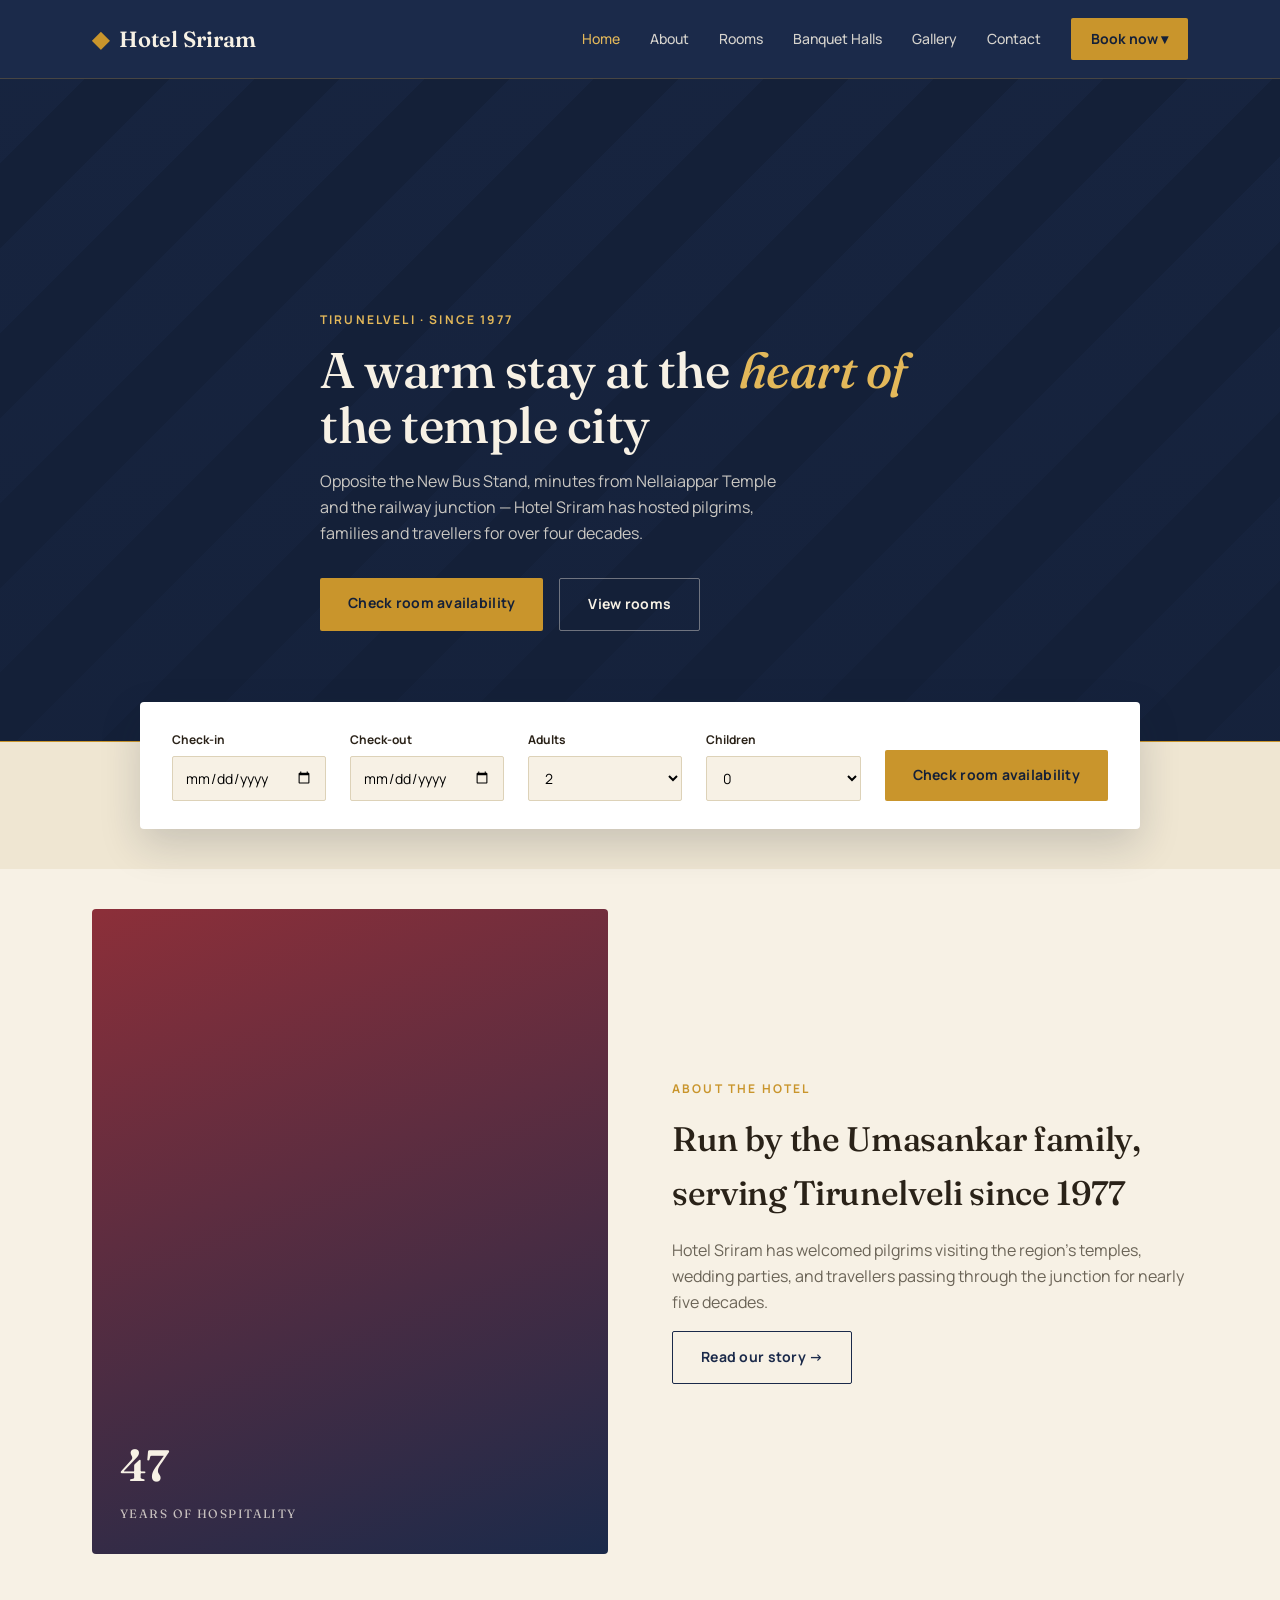
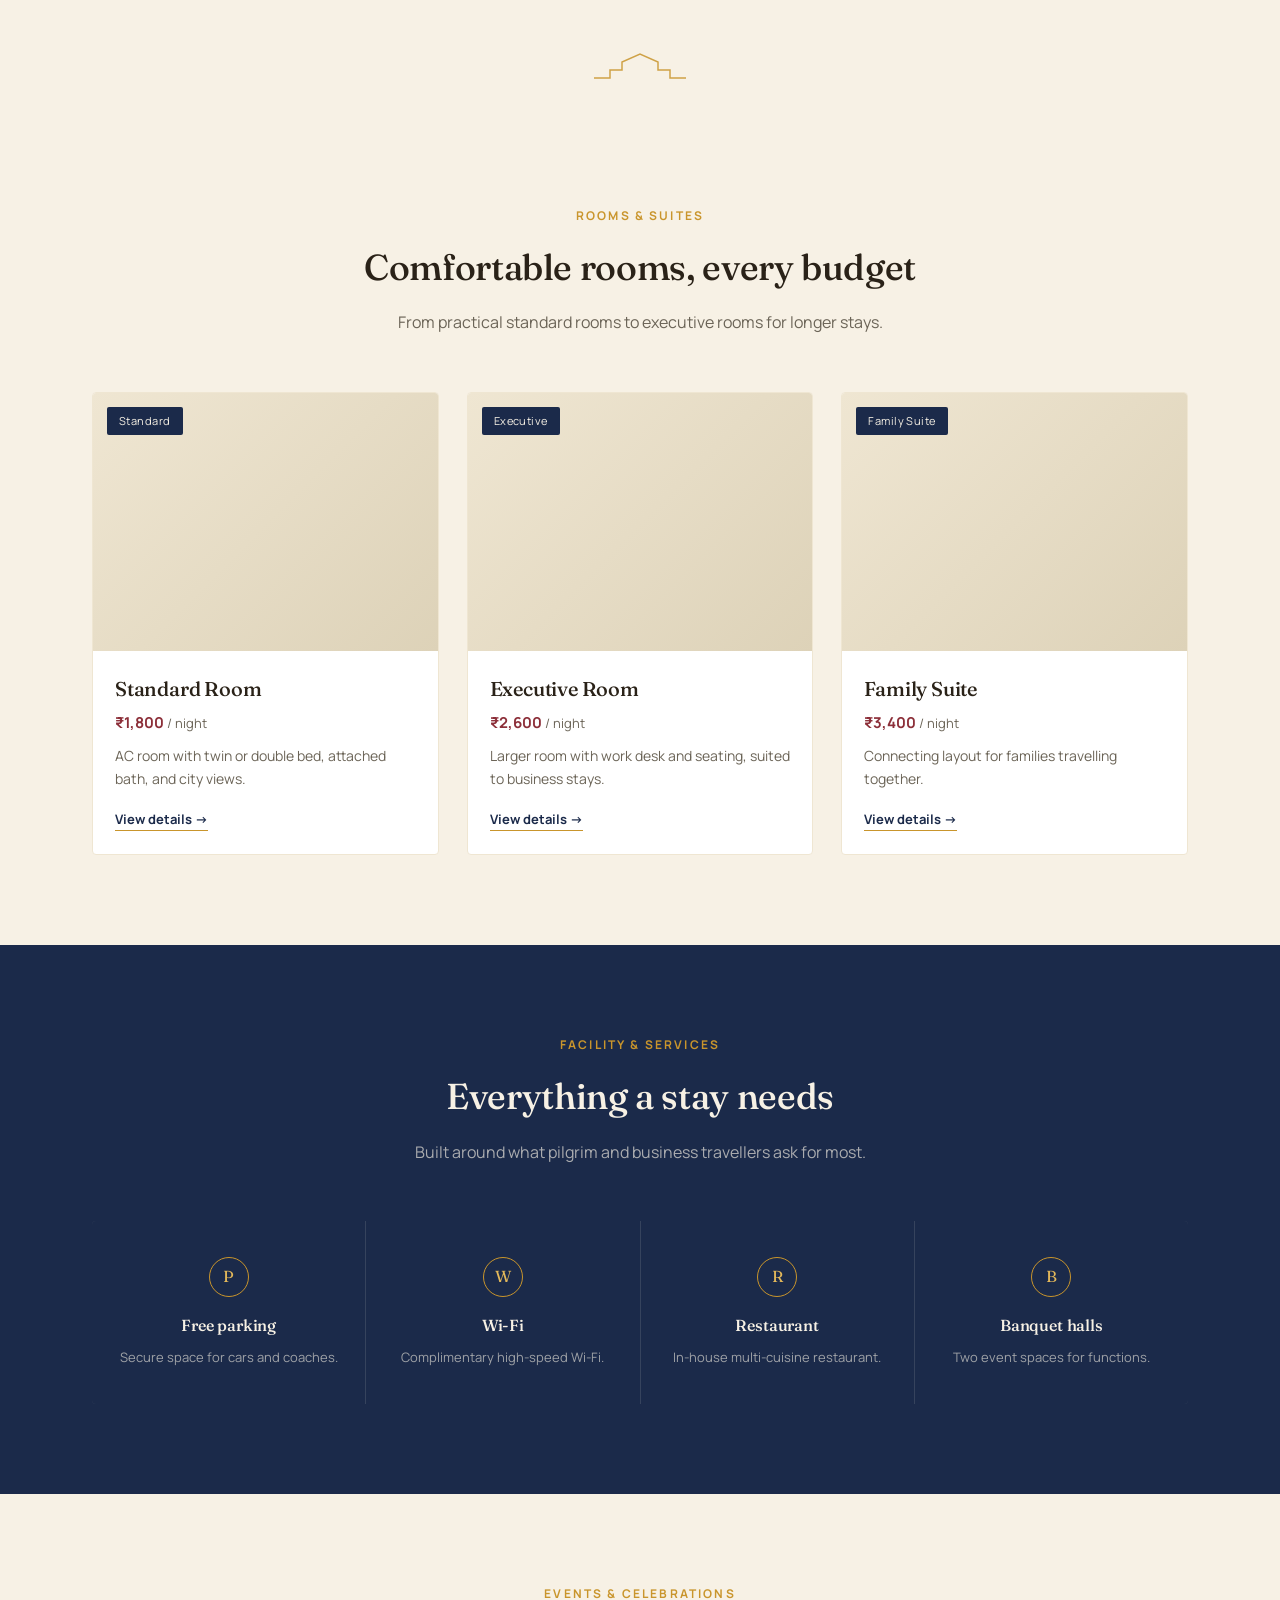
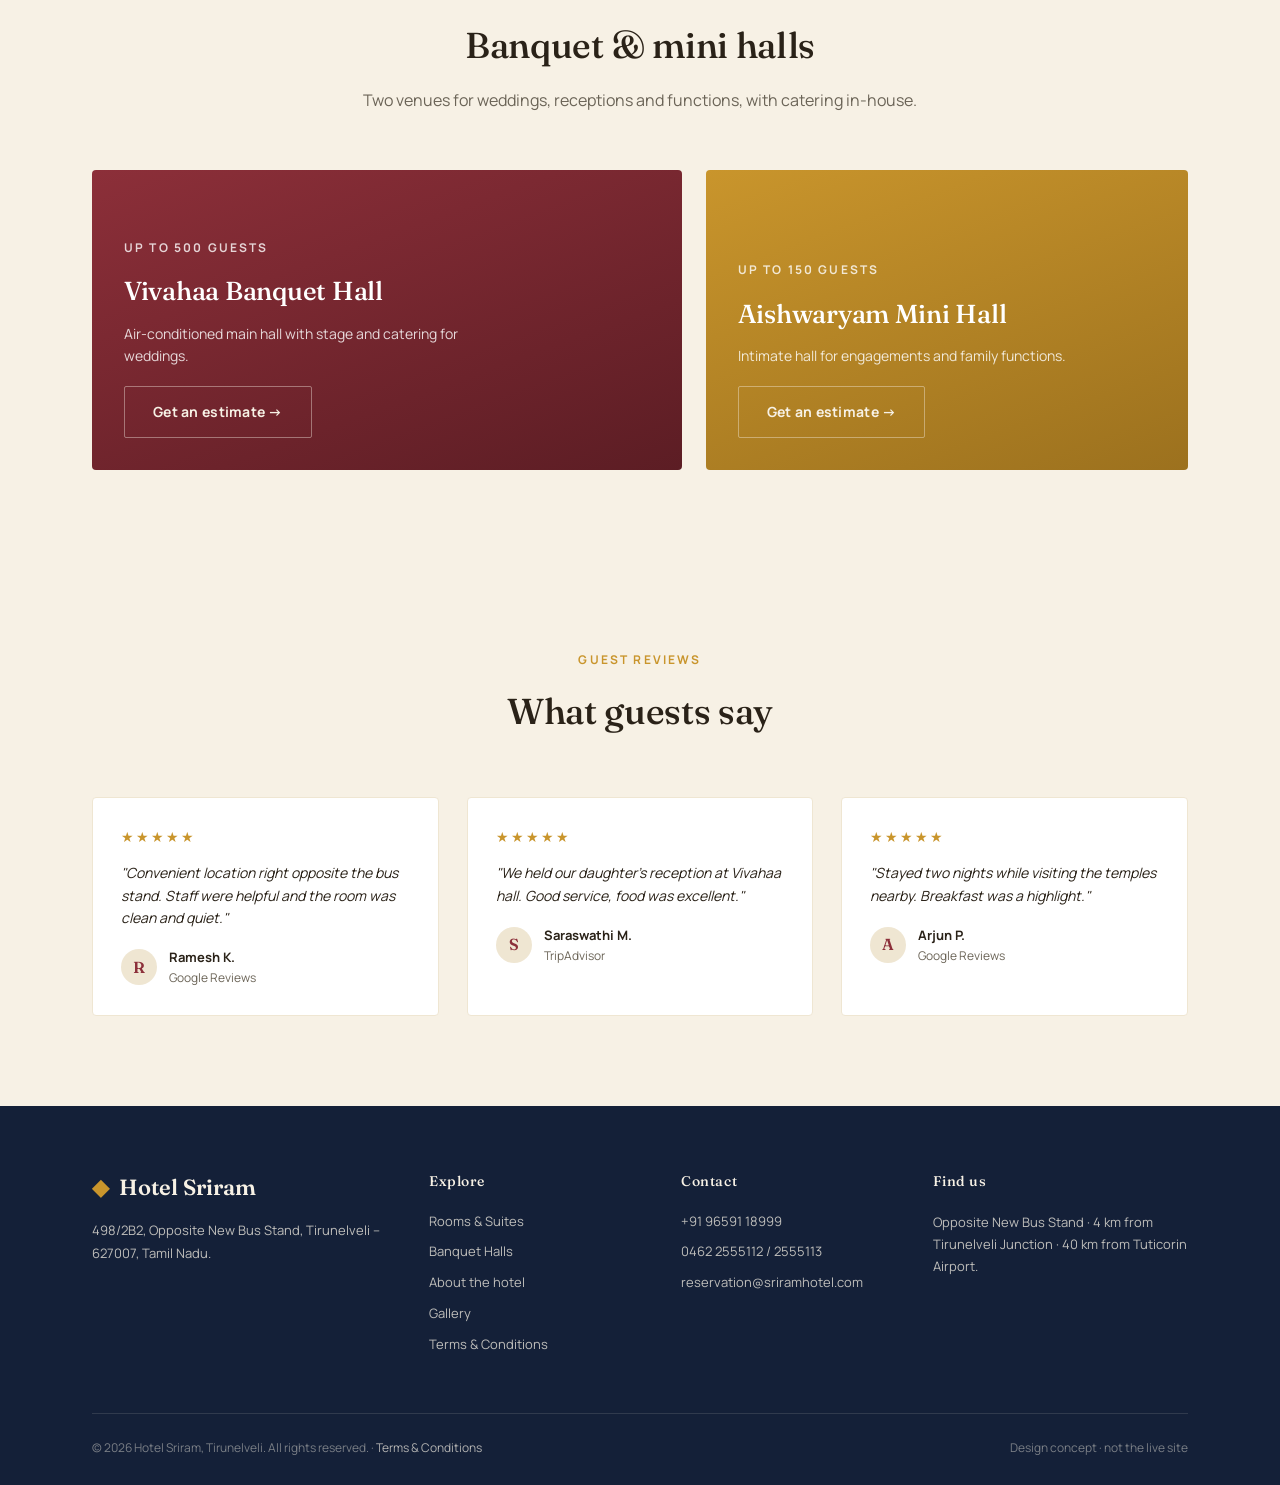
<file: index.html>
<!DOCTYPE html>
<html lang="en">
<head>
<meta charset="UTF-8">
<meta name="viewport" content="width=device-width, initial-scale=1.0">
<title>Hotel Sriram — Tirunelveli | Redesign Concept</title>
<link rel="preconnect" href="https://fonts.googleapis.com">
<link rel="preconnect" href="https://fonts.gstatic.com" crossorigin>
<link href="https://fonts.googleapis.com/css2?family=Fraunces:ital,opsz,wght@0,9..144,400;0,9..144,500;0,9..144,560;0,9..144,600;0,9..144,700;1,9..144,400;1,9..144,500&family=Manrope:wght@400;500;600;700;800&display=swap" rel="stylesheet">
<link rel="stylesheet" href="style.css">
</head>
<body>

<header>
  <div class="nav">
    <a href="index.html" class="logo"><span class="mark">&#9670;</span> Hotel Sriram</a>
    <nav class="navlinks">
      <a href="index.html" data-nav>Home</a>
      <a href="about.html" data-nav>About</a>
      <a href="rooms.html" data-nav>Rooms</a>
      <a href="banquet.html" data-nav>Banquet Halls</a>
      <a href="gallery.html" data-nav>Gallery</a>
      <a href="contact.html" data-nav>Contact</a>
      <div class="cta-dropdown" onclick="toggleCtaMenu(event)">
        <span class="cta">Book now &#9662;</span>
        <div class="cta-menu">
          <a href="contact.html#room-request"><span class="m-name">Book a room</span><span class="m-sub">Standard, executive, deluxe or suite</span></a>
          <a href="banquet.html#hall-enquiry"><span class="m-name">Book banquet hall</span><span class="m-sub">Check a date and get a cost estimate</span></a>
        </div>
      </div>
    </nav>
    <button class="navtoggle" onclick="toggleNav()">&#9776;</button>
  </div>
</header>

<section class="page-hero" style="min-height:78vh; display:flex; align-items:center; padding-bottom:0;">
  <div class="wrap">
    <span class="eyebrow" style="color:var(--brass-light);">Tirunelveli &middot; Since 1977</span>
    <h1 style="font-size:50px; max-width:640px; line-height:1.1;">A warm stay at the <em style="font-style:italic; color:var(--brass-light);">heart of</em> the temple city</h1>
    <p style="max-width:480px; margin-top:16px;">Opposite the New Bus Stand, minutes from Nellaiappar Temple and the railway junction — Hotel Sriram has hosted pilgrims, families and travellers for over four decades.</p>
    <div style="display:flex; gap:16px; margin-top:32px;">
      <a href="contact.html#room-request" class="btn btn-primary">Check room availability</a>
      <a href="rooms.html" class="btn btn-ghost">View rooms</a>
    </div>
  </div>
</section>

<div style="background:var(--ivory-2); border-top:1px solid var(--brass); margin-top:-40px; position:relative; z-index:3;">
  <div class="wrap">
    <div style="background:#fff; border-radius:4px; box-shadow:0 16px 40px rgba(20,32,56,0.18); max-width:1000px; margin:0 auto; transform:translateY(-40px); display:flex; flex-wrap:wrap; padding:28px 32px; gap:24px; align-items:flex-end;">
      <div class="field2" style="flex:1; min-width:140px; margin-bottom:0;"><label>Check-in</label><input type="date" id="qCheckin"></div>
      <div class="field2" style="flex:1; min-width:140px; margin-bottom:0;"><label>Check-out</label><input type="date" id="qCheckout"></div>
      <div class="field2" style="flex:1; min-width:120px; margin-bottom:0;"><label>Adults</label><select><option>1</option><option selected>2</option><option>3</option><option>4</option></select></div>
      <div class="field2" style="flex:1; min-width:120px; margin-bottom:0;"><label>Children</label><select><option selected>0</option><option>1</option><option>2</option></select></div>
      <a href="contact.html#room-request" class="btn btn-primary">Check room availability</a>
    </div>
  </div>
</div>

<section style="padding-top:40px;">
  <div class="wrap" style="display:grid; grid-template-columns:1fr 1fr; gap:64px; align-items:center;" class="about">
    <div style="aspect-ratio:4/5; border-radius:4px; position:relative; overflow:hidden; background:linear-gradient(160deg, var(--temple-red), var(--night));">
      <div style="position:absolute; bottom:28px; left:28px; color:var(--ivory); font-family:'Fraunces',serif;">
        <span style="font-size:44px; font-weight:600; display:block;">47</span>
        <span style="font-size:12px; letter-spacing:0.12em; text-transform:uppercase; opacity:0.75;">Years of hospitality</span>
      </div>
    </div>
    <div>
      <span class="eyebrow">About the hotel</span>
      <h2 style="font-size:34px; margin-bottom:18px;">Run by the Umasankar family, serving Tirunelveli since 1977</h2>
      <p style="color:var(--muted); margin-bottom:16px;">Hotel Sriram has welcomed pilgrims visiting the region's temples, wedding parties, and travellers passing through the junction for nearly five decades.</p>
      <a href="about.html" class="btn btn-outline-dark">Read our story &rarr;</a>
    </div>
  </div>
</section>

<div class="gopuram-divider">
  <svg viewBox="0 0 96 28" fill="none"><path d="M2 26 L18 26 L18 18 L30 18 L30 10 L48 2 L66 10 L66 18 L78 18 L78 26 L94 26" stroke="#C9952C" stroke-width="1.5"/></svg>
</div>

<section>
  <div class="wrap">
    <div class="section-head">
      <span class="eyebrow">Rooms &amp; suites</span>
      <h2>Comfortable rooms, every budget</h2>
      <p>From practical standard rooms to executive rooms for longer stays.</p>
    </div>
    <div class="rooms-grid">
      <div class="room-card">
        <div class="room-img"><span class="tag">Standard</span></div>
        <div class="room-body">
          <h3>Standard Room</h3>
          <div class="price">&#8377;1,800 <span>/ night</span></div>
          <p>AC room with twin or double bed, attached bath, and city views.</p>
          <a class="link" href="rooms.html">View details &rarr;</a>
        </div>
      </div>
      <div class="room-card">
        <div class="room-img"><span class="tag">Executive</span></div>
        <div class="room-body">
          <h3>Executive Room</h3>
          <div class="price">&#8377;2,600 <span>/ night</span></div>
          <p>Larger room with work desk and seating, suited to business stays.</p>
          <a class="link" href="rooms.html">View details &rarr;</a>
        </div>
      </div>
      <div class="room-card">
        <div class="room-img"><span class="tag">Family Suite</span></div>
        <div class="room-body">
          <h3>Family Suite</h3>
          <div class="price">&#8377;3,400 <span>/ night</span></div>
          <p>Connecting layout for families travelling together.</p>
          <a class="link" href="rooms.html">View details &rarr;</a>
        </div>
      </div>
    </div>
  </div>
</section>

<section class="facilities">
  <div class="wrap">
    <div class="section-head">
      <span class="eyebrow">Facility &amp; services</span>
      <h2>Everything a stay needs</h2>
      <p>Built around what pilgrim and business travellers ask for most.</p>
    </div>
    <div class="fac-grid">
      <div class="fac-item"><div class="icon">P</div><h4>Free parking</h4><p>Secure space for cars and coaches.</p></div>
      <div class="fac-item"><div class="icon">W</div><h4>Wi-Fi</h4><p>Complimentary high-speed Wi-Fi.</p></div>
      <div class="fac-item"><div class="icon">R</div><h4>Restaurant</h4><p>In-house multi-cuisine restaurant.</p></div>
      <div class="fac-item"><div class="icon">B</div><h4>Banquet halls</h4><p>Two event spaces for functions.</p></div>
    </div>
  </div>
</section>

<section>
  <div class="wrap">
    <div class="section-head">
      <span class="eyebrow">Events &amp; celebrations</span>
      <h2>Banquet &amp; mini halls</h2>
      <p>Two venues for weddings, receptions and functions, with catering in-house.</p>
    </div>
    <div class="halls">
      <div class="hall-card large">
        <div class="hcontent">
          <span class="eyebrow">Up to 500 guests</span>
          <h3>Vivahaa Banquet Hall</h3>
          <p>Air-conditioned main hall with stage and catering for weddings.</p>
          <a class="btn btn-ghost" href="banquet.html#hall-enquiry">Get an estimate &rarr;</a>
        </div>
      </div>
      <div class="hall-card small">
        <div class="hcontent">
          <span class="eyebrow">Up to 150 guests</span>
          <h3>Aishwaryam Mini Hall</h3>
          <p>Intimate hall for engagements and family functions.</p>
          <a class="btn btn-ghost" href="banquet.html#hall-enquiry">Get an estimate &rarr;</a>
        </div>
      </div>
    </div>
  </div>
</section>

<section>
  <div class="wrap">
    <div class="section-head">
      <span class="eyebrow">Guest reviews</span>
      <h2>What guests say</h2>
    </div>
    <div class="testi-grid">
      <div class="testi-card">
        <div class="stars">&#9733;&#9733;&#9733;&#9733;&#9733;</div>
        <p>"Convenient location right opposite the bus stand. Staff were helpful and the room was clean and quiet."</p>
        <div class="who"><div class="avatar">R</div><div><div class="name">Ramesh K.</div><div class="src">Google Reviews</div></div></div>
      </div>
      <div class="testi-card">
        <div class="stars">&#9733;&#9733;&#9733;&#9733;&#9733;</div>
        <p>"We held our daughter's reception at Vivahaa hall. Good service, food was excellent."</p>
        <div class="who"><div class="avatar">S</div><div><div class="name">Saraswathi M.</div><div class="src">TripAdvisor</div></div></div>
      </div>
      <div class="testi-card">
        <div class="stars">&#9733;&#9733;&#9733;&#9733;&#9733;</div>
        <p>"Stayed two nights while visiting the temples nearby. Breakfast was a highlight."</p>
        <div class="who"><div class="avatar">A</div><div><div class="name">Arjun P.</div><div class="src">Google Reviews</div></div></div>
      </div>
    </div>
  </div>
</section>

<footer id="contact">
  <div class="wrap">
    <div class="foot-grid">
      <div>
        <div class="logo" style="color:var(--ivory);"><span class="mark">&#9670;</span> Hotel Sriram</div>
        <p>498/2B2, Opposite New Bus Stand, Tirunelveli &ndash; 627007, Tamil Nadu.</p>
      </div>
      <div>
        <h4>Explore</h4>
        <ul>
          <li><a href="rooms.html">Rooms &amp; Suites</a></li>
          <li><a href="banquet.html">Banquet Halls</a></li>
          <li><a href="about.html">About the hotel</a></li>
          <li><a href="gallery.html">Gallery</a></li>
          <li><a href="terms.html">Terms &amp; Conditions</a></li>
        </ul>
      </div>
      <div>
        <h4>Contact</h4>
        <ul>
          <li>+91 96591 18999</li>
          <li>0462 2555112 / 2555113</li>
          <li>reservation@sriramhotel.com</li>
        </ul>
      </div>
      <div>
        <h4>Find us</h4>
        <p>Opposite New Bus Stand &middot; 4&nbsp;km from Tirunelveli Junction &middot; 40&nbsp;km from Tuticorin Airport.</p>
      </div>
    </div>
    <div class="foot-bottom">
      <span>&copy; 2026 Hotel Sriram, Tirunelveli. All rights reserved. &middot; <a href="terms.html" style="color:rgba(247,241,229,0.7);">Terms &amp; Conditions</a></span>
      <span>Design concept &middot; not the live site</span>
    </div>
  </div>
</footer>

<script src="main.js"></script>
</body>
</html>
</file>
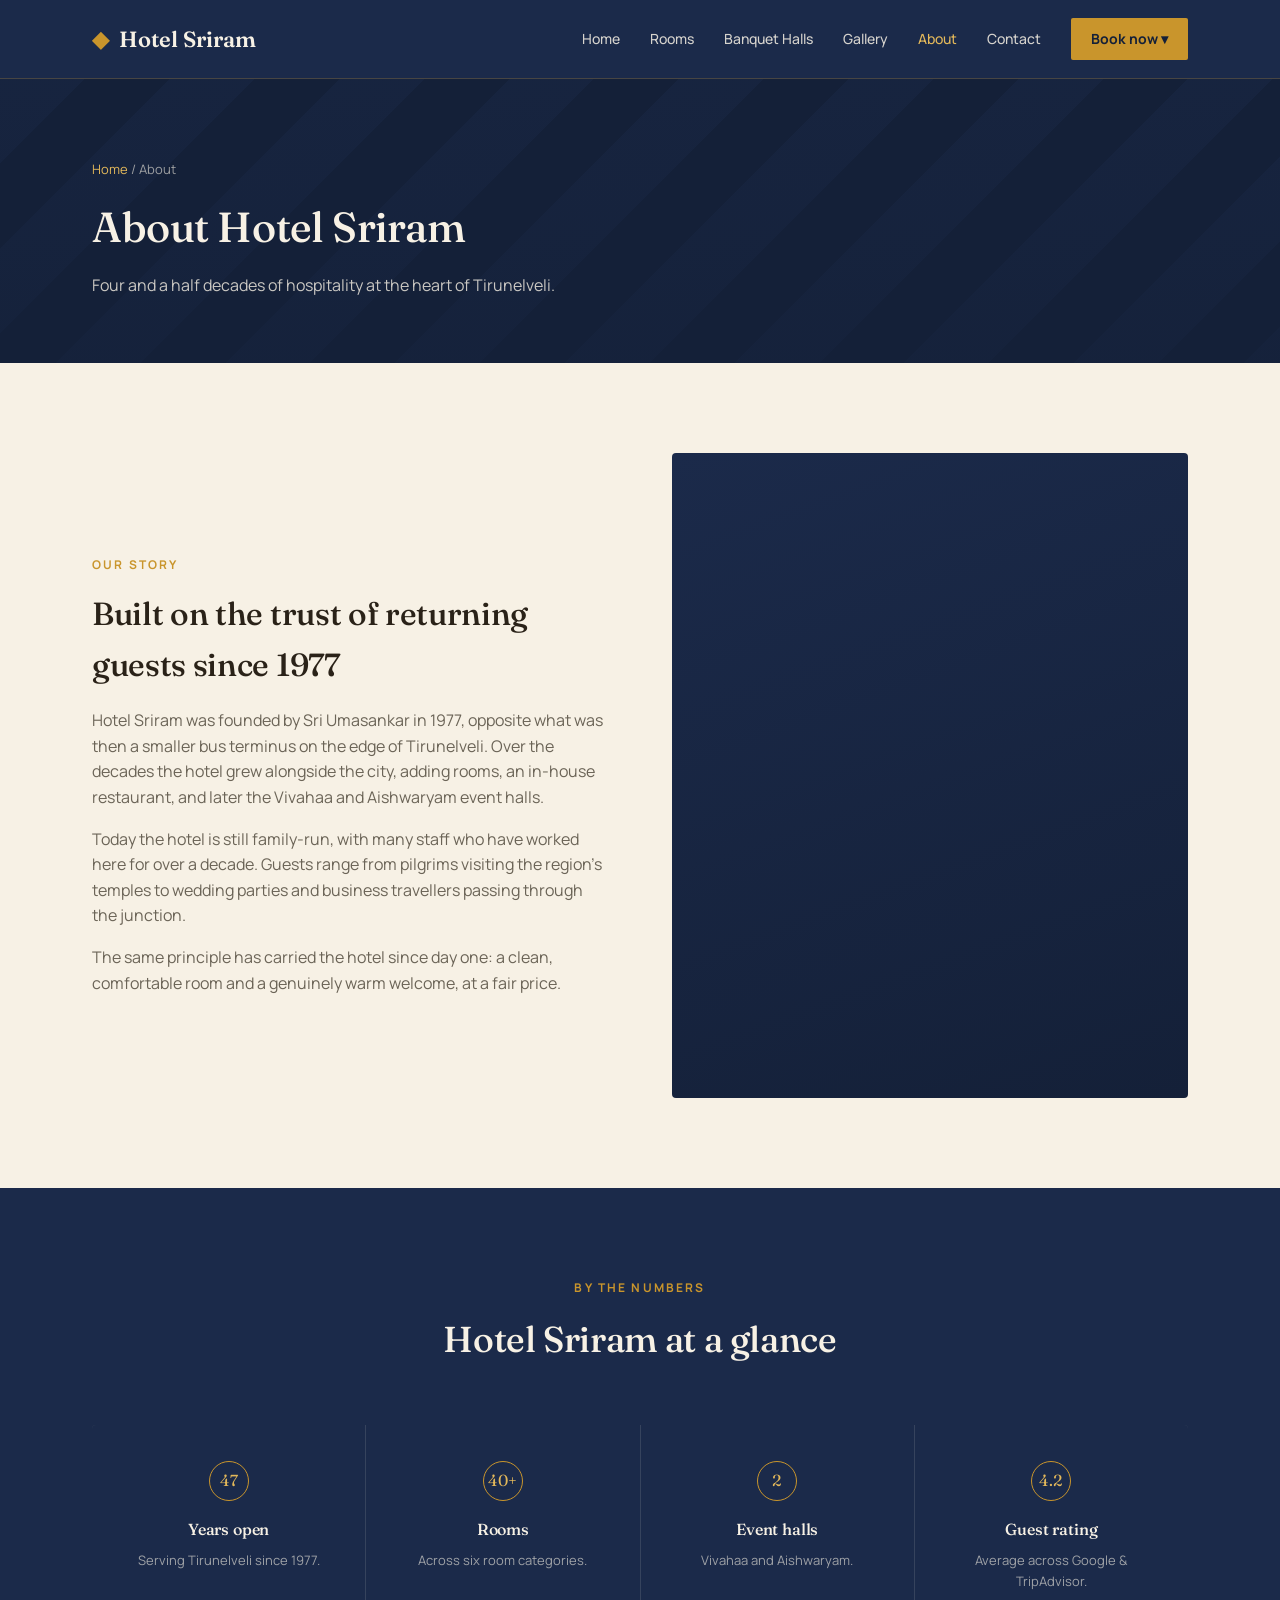
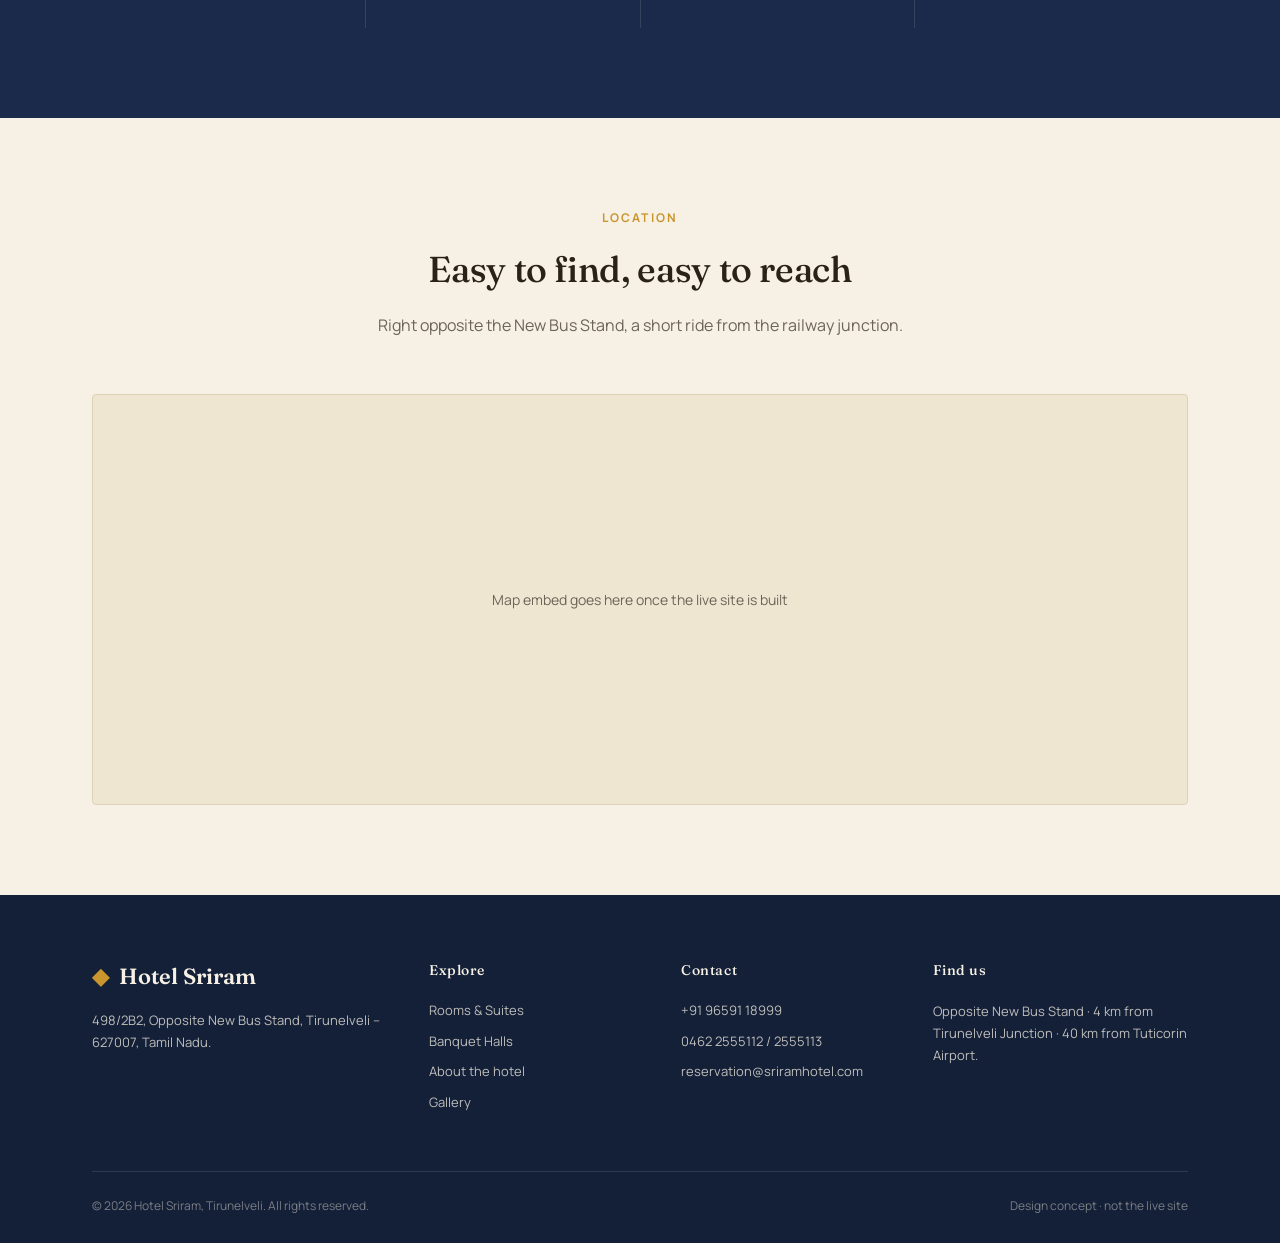
<file: about.html>
<!DOCTYPE html>
<html lang="en">
<head>
<meta charset="UTF-8">
<meta name="viewport" content="width=device-width, initial-scale=1.0">
<title>About — Hotel Sriram</title>
<link rel="stylesheet" href="style.css">
</head>
<body>

<header>
  <div class="nav">
    <a href="index.html" class="logo"><span class="mark">&#9670;</span> Hotel Sriram</a>
    <nav class="navlinks">
      <a href="index.html" data-nav>Home</a>
      <a href="rooms.html" data-nav>Rooms</a>
      <a href="banquet.html" data-nav>Banquet Halls</a>
      <a href="gallery.html" data-nav>Gallery</a>
      <a href="about.html" data-nav>About</a>
      <a href="contact.html" data-nav>Contact</a>
      <div class="cta-dropdown" onclick="toggleCtaMenu(event)">
        <span class="cta">Book now &#9662;</span>
        <div class="cta-menu">
          <a href="contact.html#room-request"><span class="m-name">Book a room</span><span class="m-sub">Standard, executive, deluxe or suite</span></a>
          <a href="banquet.html#hall-enquiry"><span class="m-name">Book banquet hall</span><span class="m-sub">Check a date and get a cost estimate</span></a>
        </div>
      </div>
    </nav>
    <button class="navtoggle" onclick="toggleNav()">&#9776;</button>
  </div>
</header>

<section class="page-hero">
  <div class="wrap">
    <div class="breadcrumb"><a href="index.html">Home</a> / About</div>
    <h1>About Hotel Sriram</h1>
    <p>Four and a half decades of hospitality at the heart of Tirunelveli.</p>
  </div>
</section>

<section>
  <div class="wrap" style="display:grid; grid-template-columns:1fr 1fr; gap:64px; align-items:center;">
    <div>
      <span class="eyebrow">Our story</span>
      <h2 style="font-size:32px; margin-bottom:18px;">Built on the trust of returning guests since 1977</h2>
      <p style="color:var(--muted); margin-bottom:16px;">Hotel Sriram was founded by Sri Umasankar in 1977, opposite what was then a smaller bus terminus on the edge of Tirunelveli. Over the decades the hotel grew alongside the city, adding rooms, an in-house restaurant, and later the Vivahaa and Aishwaryam event halls.</p>
      <p style="color:var(--muted); margin-bottom:16px;">Today the hotel is still family-run, with many staff who have worked here for over a decade. Guests range from pilgrims visiting the region's temples to wedding parties and business travellers passing through the junction.</p>
      <p style="color:var(--muted);">The same principle has carried the hotel since day one: a clean, comfortable room and a genuinely warm welcome, at a fair price.</p>
    </div>
    <div style="aspect-ratio:4/5; border-radius:4px; background:linear-gradient(160deg, var(--night), var(--night-2));"></div>
  </div>
</section>

<section class="facilities">
  <div class="wrap">
    <div class="section-head">
      <span class="eyebrow">By the numbers</span>
      <h2>Hotel Sriram at a glance</h2>
    </div>
    <div class="fac-grid">
      <div class="fac-item"><div class="icon">47</div><h4>Years open</h4><p>Serving Tirunelveli since 1977.</p></div>
      <div class="fac-item"><div class="icon">40+</div><h4>Rooms</h4><p>Across six room categories.</p></div>
      <div class="fac-item"><div class="icon">2</div><h4>Event halls</h4><p>Vivahaa and Aishwaryam.</p></div>
      <div class="fac-item"><div class="icon">4.2</div><h4>Guest rating</h4><p>Average across Google &amp; TripAdvisor.</p></div>
    </div>
  </div>
</section>

<section>
  <div class="wrap">
    <div class="section-head">
      <span class="eyebrow">Location</span>
      <h2>Easy to find, easy to reach</h2>
      <p>Right opposite the New Bus Stand, a short ride from the railway junction.</p>
    </div>
    <div style="aspect-ratio: 16/6; border-radius:4px; background: var(--ivory-2); display:flex; align-items:center; justify-content:center; color:var(--muted); font-size:14px; border:1px solid #ddd2b8;">
      Map embed goes here once the live site is built
    </div>
  </div>
</section>

<footer id="contact">
  <div class="wrap">
    <div class="foot-grid">
      <div>
        <div class="logo" style="color:var(--ivory);"><span class="mark">&#9670;</span> Hotel Sriram</div>
        <p>498/2B2, Opposite New Bus Stand, Tirunelveli &ndash; 627007, Tamil Nadu.</p>
      </div>
      <div>
        <h4>Explore</h4>
        <ul>
          <li><a href="rooms.html">Rooms &amp; Suites</a></li>
          <li><a href="banquet.html">Banquet Halls</a></li>
          <li><a href="about.html">About the hotel</a></li>
          <li><a href="gallery.html">Gallery</a></li>
        </ul>
      </div>
      <div>
        <h4>Contact</h4>
        <ul>
          <li>+91 96591 18999</li>
          <li>0462 2555112 / 2555113</li>
          <li>reservation@sriramhotel.com</li>
        </ul>
      </div>
      <div>
        <h4>Find us</h4>
        <p>Opposite New Bus Stand &middot; 4&nbsp;km from Tirunelveli Junction &middot; 40&nbsp;km from Tuticorin Airport.</p>
      </div>
    </div>
    <div class="foot-bottom">
      <span>&copy; 2026 Hotel Sriram, Tirunelveli. All rights reserved.</span>
      <span>Design concept &middot; not the live site</span>
    </div>
  </div>
</footer>

<script src="main.js"></script>
</body>
</html>
</file>
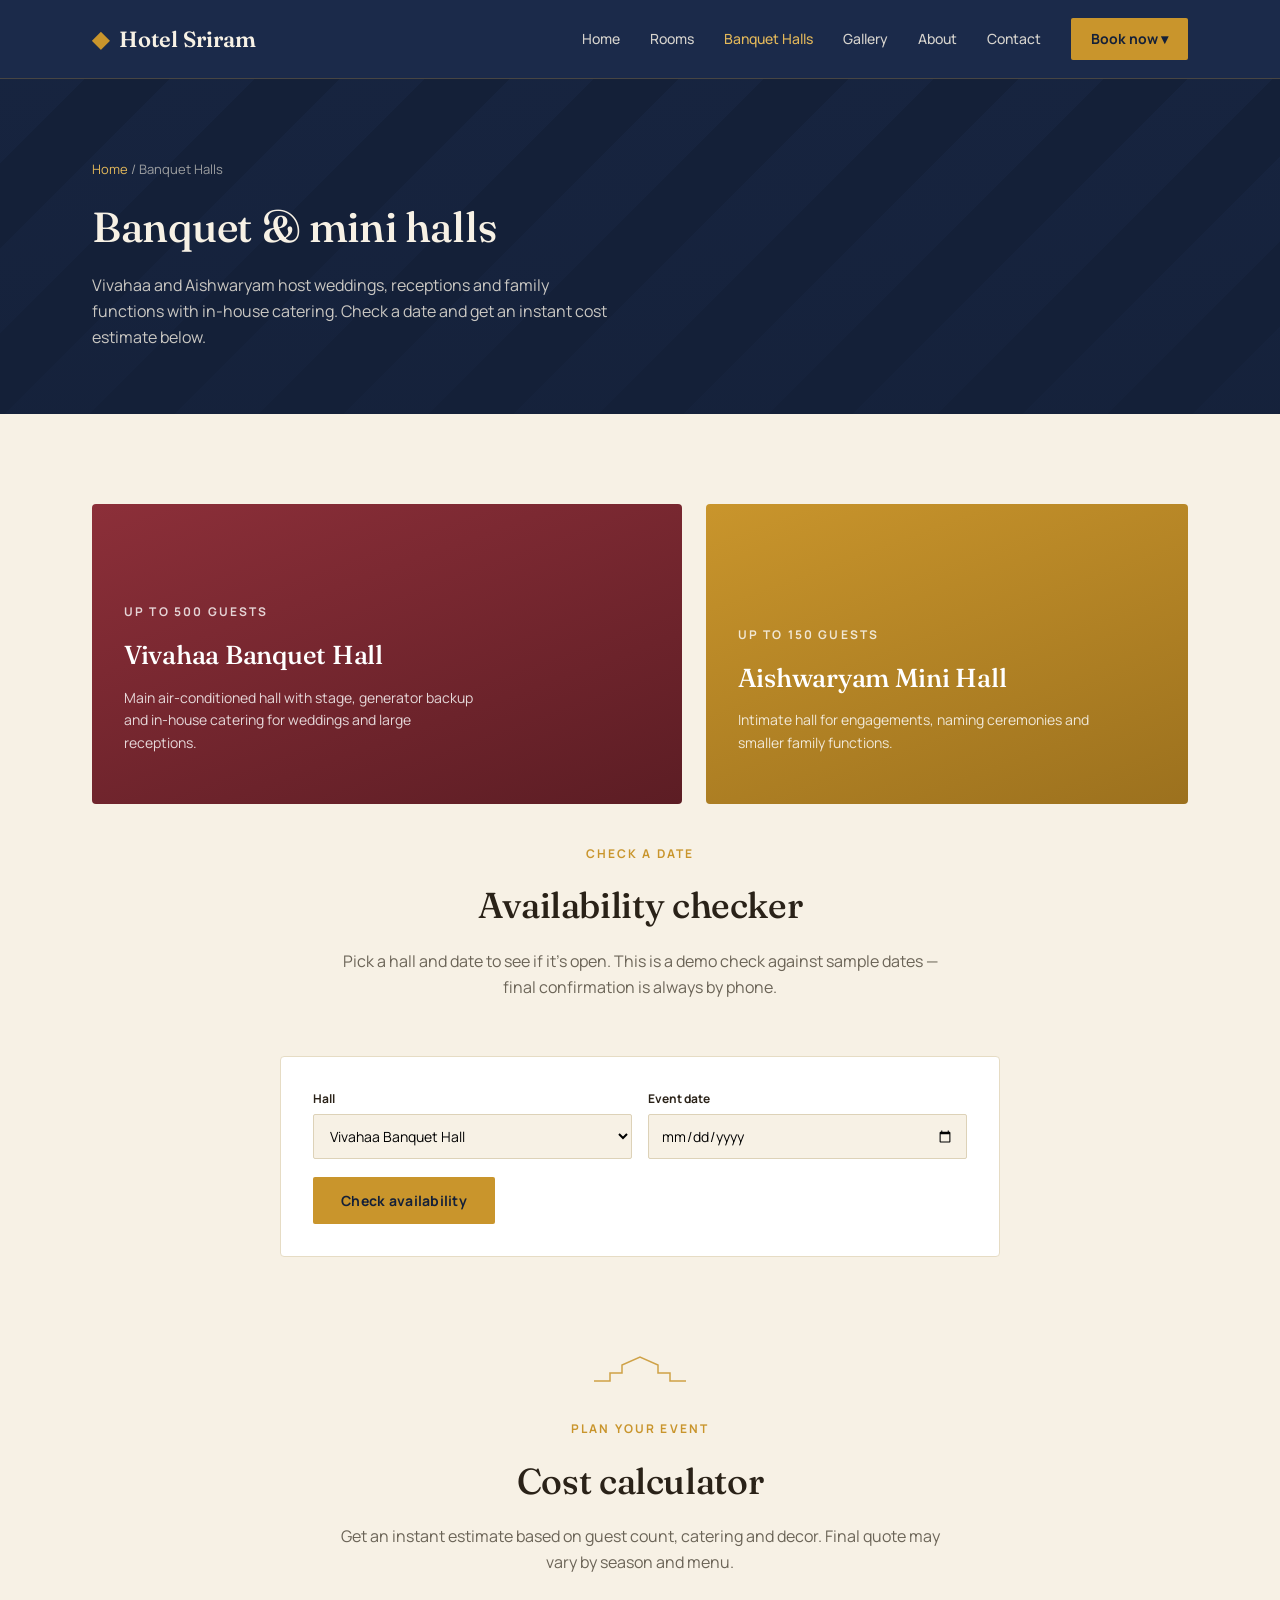
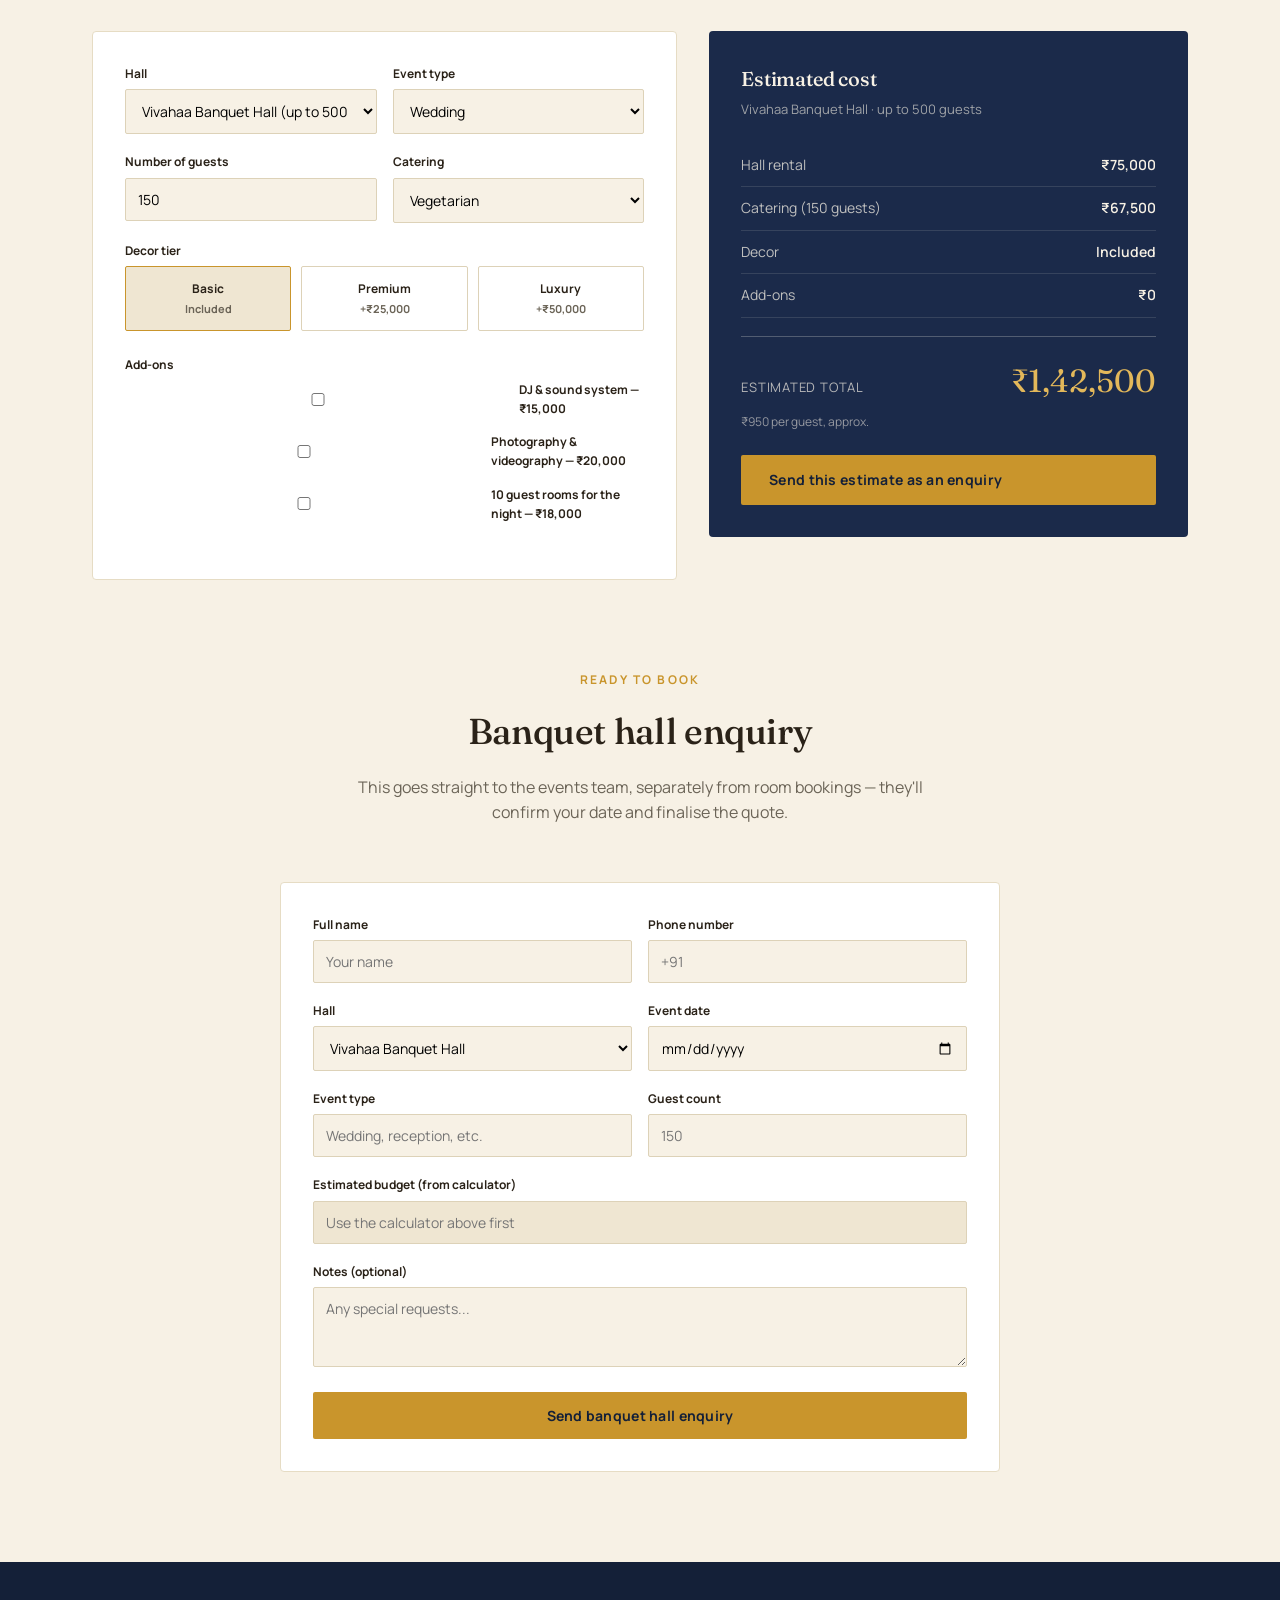
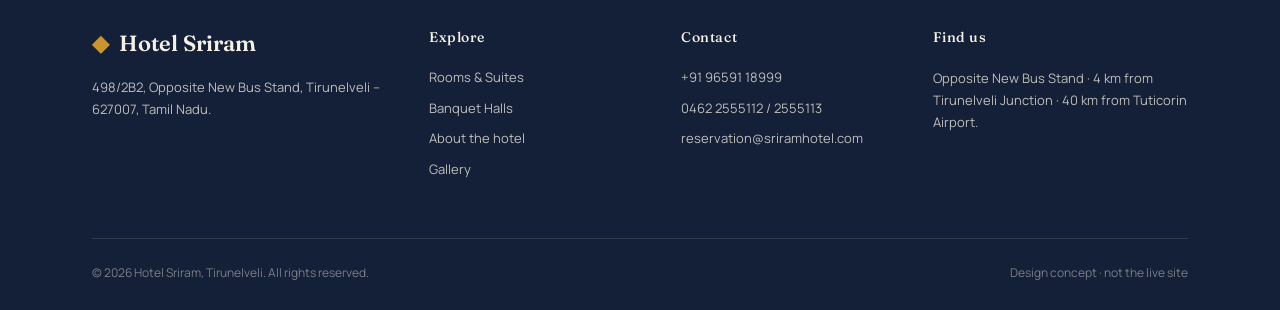
<file: banquet.html>
<!DOCTYPE html>
<html lang="en">
<head>
<meta charset="UTF-8">
<meta name="viewport" content="width=device-width, initial-scale=1.0">
<title>Banquet Halls — Hotel Sriram</title>
<link rel="stylesheet" href="style.css">
</head>
<body>

<header>
  <div class="nav">
    <a href="index.html" class="logo"><span class="mark">&#9670;</span> Hotel Sriram</a>
    <nav class="navlinks">
      <a href="index.html" data-nav>Home</a>
      <a href="rooms.html" data-nav>Rooms</a>
      <a href="banquet.html" data-nav>Banquet Halls</a>
      <a href="gallery.html" data-nav>Gallery</a>
      <a href="about.html" data-nav>About</a>
      <a href="contact.html" data-nav>Contact</a>
      <div class="cta-dropdown" onclick="toggleCtaMenu(event)">
        <span class="cta">Book now &#9662;</span>
        <div class="cta-menu">
          <a href="contact.html#room-request"><span class="m-name">Book a room</span><span class="m-sub">Standard, executive, deluxe or suite</span></a>
          <a href="banquet.html#hall-enquiry"><span class="m-name">Book banquet hall</span><span class="m-sub">Check a date and get a cost estimate</span></a>
        </div>
      </div>
    </nav>
    <button class="navtoggle" onclick="toggleNav()">&#9776;</button>
  </div>
</header>

<section class="page-hero">
  <div class="wrap">
    <div class="breadcrumb"><a href="index.html">Home</a> / Banquet Halls</div>
    <h1>Banquet &amp; mini halls</h1>
    <p>Vivahaa and Aishwaryam host weddings, receptions and family functions with in-house catering. Check a date and get an instant cost estimate below.</p>
  </div>
</section>

<section style="padding-bottom:40px;">
  <div class="wrap halls">
    <div class="hall-card large">
      <div class="hcontent">
        <span class="eyebrow">Up to 500 guests</span>
        <h3>Vivahaa Banquet Hall</h3>
        <p>Main air-conditioned hall with stage, generator backup and in-house catering for weddings and large receptions.</p>
      </div>
    </div>
    <div class="hall-card small">
      <div class="hcontent">
        <span class="eyebrow">Up to 150 guests</span>
        <h3>Aishwaryam Mini Hall</h3>
        <p>Intimate hall for engagements, naming ceremonies and smaller family functions.</p>
      </div>
    </div>
  </div>
</section>

<section style="padding-top:0;">
  <div class="wrap">
    <div class="section-head">
      <span class="eyebrow">Check a date</span>
      <h2>Availability checker</h2>
      <p>Pick a hall and date to see if it's open. This is a demo check against sample dates — final confirmation is always by phone.</p>
    </div>
    <div class="card-panel" style="max-width:720px; margin:0 auto;">
      <div class="row2">
        <div class="field2">
          <label>Hall</label>
          <select id="availHall">
            <option value="vivahaa">Vivahaa Banquet Hall</option>
            <option value="aishwaryam">Aishwaryam Mini Hall</option>
          </select>
        </div>
        <div class="field2">
          <label>Event date</label>
          <input type="date" id="availDate">
        </div>
      </div>
      <button class="btn btn-primary" onclick="checkAvailability()">Check availability</button>
      <div class="avail-result" id="availResult"></div>
    </div>
  </div>
</section>

<div class="gopuram-divider">
  <svg viewBox="0 0 96 28" fill="none"><path d="M2 26 L18 26 L18 18 L30 18 L30 10 L48 2 L66 10 L66 18 L78 18 L78 26 L94 26" stroke="#C9952C" stroke-width="1.5"/></svg>
</div>

<section style="padding-top:0;">
  <div class="wrap">
    <div class="section-head">
      <span class="eyebrow">Plan your event</span>
      <h2>Cost calculator</h2>
      <p>Get an instant estimate based on guest count, catering and decor. Final quote may vary by season and menu.</p>
    </div>

    <div class="calc-wrap">
      <div class="card-panel">
        <div class="row2">
          <div class="field2">
            <label>Hall</label>
            <select id="calcHall" onchange="runCalc()">
              <option value="vivahaa">Vivahaa Banquet Hall (up to 500 guests)</option>
              <option value="aishwaryam">Aishwaryam Mini Hall (up to 150 guests)</option>
            </select>
          </div>
          <div class="field2">
            <label>Event type</label>
            <select id="calcEvent" onchange="runCalc()">
              <option>Wedding</option>
              <option>Reception</option>
              <option>Engagement</option>
              <option>Birthday / private function</option>
              <option>Corporate event</option>
            </select>
          </div>
        </div>

        <div class="row2">
          <div class="field2">
            <label>Number of guests</label>
            <input type="number" id="calcGuests" value="150" min="20" oninput="runCalc()">
          </div>
          <div class="field2">
            <label>Catering</label>
            <select id="calcCatering" onchange="runCalc()">
              <option value="veg">Vegetarian</option>
              <option value="nonveg">Non-vegetarian</option>
            </select>
          </div>
        </div>

        <div class="field2">
          <label>Decor tier</label>
          <div class="tier-options" id="decorTiers">
            <label class="tier-opt selected" data-tier="0"><input type="radio" name="decor" checked><span class="t-name">Basic</span><span class="t-price">Included</span></label>
            <label class="tier-opt" data-tier="25000"><input type="radio" name="decor"><span class="t-name">Premium</span><span class="t-price">+&#8377;25,000</span></label>
            <label class="tier-opt" data-tier="50000"><input type="radio" name="decor"><span class="t-name">Luxury</span><span class="t-price">+&#8377;50,000</span></label>
          </div>
        </div>

        <div class="field2" style="margin-top:8px;">
          <label>Add-ons</label>
          <div style="display:flex; flex-direction:column; gap:8px; font-size:14px;">
            <label style="display:flex; align-items:center; gap:8px;"><input type="checkbox" id="addonSound" onchange="runCalc()"> DJ &amp; sound system &mdash; &#8377;15,000</label>
            <label style="display:flex; align-items:center; gap:8px;"><input type="checkbox" id="addonPhoto" onchange="runCalc()"> Photography &amp; videography &mdash; &#8377;20,000</label>
            <label style="display:flex; align-items:center; gap:8px;"><input type="checkbox" id="addonRooms" onchange="runCalc()"> 10 guest rooms for the night &mdash; &#8377;18,000</label>
          </div>
        </div>
      </div>

      <div class="calc-summary">
        <h3>Estimated cost</h3>
        <p class="sub" id="calcHallName">Vivahaa Banquet Hall</p>

        <div class="calc-line"><span class="l">Hall rental</span><span class="v" id="lineRent">&#8377;0</span></div>
        <div class="calc-line"><span class="l">Catering (<span id="lineGuestsCount">0</span> guests)</span><span class="v" id="lineCatering">&#8377;0</span></div>
        <div class="calc-line"><span class="l">Decor</span><span class="v" id="lineDecor">&#8377;0</span></div>
        <div class="calc-line"><span class="l">Add-ons</span><span class="v" id="lineAddons">&#8377;0</span></div>

        <div class="calc-total">
          <span class="l">Estimated total</span>
          <span class="v" id="lineTotal">&#8377;0</span>
        </div>
        <div class="calc-perhead" id="linePerHead">&#8377;0 per guest, approx.</div>

        <a href="#hall-enquiry" class="btn btn-primary btn-block" style="margin-top:24px;" onclick="prefillEnquiry()">Send this estimate as an enquiry</a>
      </div>
    </div>
  </div>
</section>

<section id="hall-enquiry" style="padding-top:0;">
  <div class="wrap">
    <div class="section-head">
      <span class="eyebrow">Ready to book</span>
      <h2>Banquet hall enquiry</h2>
      <p>This goes straight to the events team, separately from room bookings — they'll confirm your date and finalise the quote.</p>
    </div>
    <div class="card-panel" style="max-width:720px; margin:0 auto;">
      <form onsubmit="handleDemoForm(event, 'Banquet hall enquiry')">
        <div class="row2">
          <div class="field2"><label>Full name</label><input placeholder="Your name" required></div>
          <div class="field2"><label>Phone number</label><input placeholder="+91" required></div>
        </div>
        <div class="row2">
          <div class="field2"><label>Hall</label>
            <select id="enquiryHall">
              <option value="vivahaa">Vivahaa Banquet Hall</option>
              <option value="aishwaryam">Aishwaryam Mini Hall</option>
            </select>
          </div>
          <div class="field2"><label>Event date</label><input type="date" id="enquiryDate"></div>
        </div>
        <div class="row2">
          <div class="field2"><label>Event type</label><input id="enquiryEvent" placeholder="Wedding, reception, etc."></div>
          <div class="field2"><label>Guest count</label><input id="enquiryGuests" placeholder="150"></div>
        </div>
        <div class="field2"><label>Estimated budget (from calculator)</label><input id="enquiryEstimate" placeholder="Use the calculator above first" readonly style="background:var(--ivory-2); color:var(--muted);"></div>
        <div class="field2"><label>Notes (optional)</label><textarea placeholder="Any special requests..."></textarea></div>
        <button class="btn btn-primary btn-block" type="submit">Send banquet hall enquiry</button>
      </form>
    </div>
  </div>
</section>

<footer id="contact">
  <div class="wrap">
    <div class="foot-grid">
      <div>
        <div class="logo" style="color:var(--ivory);"><span class="mark">&#9670;</span> Hotel Sriram</div>
        <p>498/2B2, Opposite New Bus Stand, Tirunelveli &ndash; 627007, Tamil Nadu.</p>
      </div>
      <div>
        <h4>Explore</h4>
        <ul>
          <li><a href="rooms.html">Rooms &amp; Suites</a></li>
          <li><a href="banquet.html">Banquet Halls</a></li>
          <li><a href="about.html">About the hotel</a></li>
          <li><a href="gallery.html">Gallery</a></li>
        </ul>
      </div>
      <div>
        <h4>Contact</h4>
        <ul>
          <li>+91 96591 18999</li>
          <li>0462 2555112 / 2555113</li>
          <li>reservation@sriramhotel.com</li>
        </ul>
      </div>
      <div>
        <h4>Find us</h4>
        <p>Opposite New Bus Stand &middot; 4&nbsp;km from Tirunelveli Junction &middot; 40&nbsp;km from Tuticorin Airport.</p>
      </div>
    </div>
    <div class="foot-bottom">
      <span>&copy; 2026 Hotel Sriram, Tirunelveli. All rights reserved.</span>
      <span>Design concept &middot; not the live site</span>
    </div>
  </div>
</footer>

<script src="main.js"></script>
<script>
  const HALLS = {
    vivahaa: { name: 'Vivahaa Banquet Hall', capacity: 500, rent: 75000, veg: 450, nonveg: 550,
      booked: ['2026-07-12','2026-07-19','2026-08-02','2026-08-15','2026-09-06'] },
    aishwaryam: { name: 'Aishwaryam Mini Hall', capacity: 150, rent: 30000, veg: 400, nonveg: 500,
      booked: ['2026-07-05','2026-07-20','2026-08-09'] }
  };

  document.querySelectorAll('#decorTiers .tier-opt').forEach(opt=>{
    opt.addEventListener('click', ()=>{
      document.querySelectorAll('#decorTiers .tier-opt').forEach(o=>o.classList.remove('selected'));
      opt.classList.add('selected');
      opt.querySelector('input').checked = true;
      runCalc();
    });
  });

  function currency(n){
    return '\u20B9' + Math.round(n).toLocaleString('en-IN');
  }

  function runCalc(){
    const hallKey = document.getElementById('calcHall').value;
    const hall = HALLS[hallKey];
    let guests = parseInt(document.getElementById('calcGuests').value, 10) || 0;
    if(guests > hall.capacity){
      guests = hall.capacity;
      document.getElementById('calcGuests').value = guests;
    }
    const catering = document.getElementById('calcCatering').value;
    const plateRate = catering === 'veg' ? hall.veg : hall.nonveg;
    const decorTier = parseInt(document.querySelector('#decorTiers .tier-opt.selected').dataset.tier, 10);

    let addons = 0;
    if(document.getElementById('addonSound').checked) addons += 15000;
    if(document.getElementById('addonPhoto').checked) addons += 20000;
    if(document.getElementById('addonRooms').checked) addons += 18000;

    const cateringCost = guests * plateRate;
    const total = hall.rent + cateringCost + decorTier + addons;

    document.getElementById('calcHallName').textContent = hall.name + ' \u00b7 up to ' + hall.capacity + ' guests';
    document.getElementById('lineRent').textContent = currency(hall.rent);
    document.getElementById('lineGuestsCount').textContent = guests;
    document.getElementById('lineCatering').textContent = currency(cateringCost);
    document.getElementById('lineDecor').textContent = decorTier === 0 ? 'Included' : currency(decorTier);
    document.getElementById('lineAddons').textContent = currency(addons);
    document.getElementById('lineTotal').textContent = currency(total);
    document.getElementById('linePerHead').textContent = currency(guests ? total/guests : 0) + ' per guest, approx.';
  }

  function checkAvailability(){
    const hallKey = document.getElementById('availHall').value;
    const date = document.getElementById('availDate').value;
    const resultEl = document.getElementById('availResult');

    if(!date){
      resultEl.className = 'avail-result show no';
      resultEl.innerHTML = '<span>Pick a date to check.</span>';
      return;
    }

    const hall = HALLS[hallKey];
    const isBooked = hall.booked.includes(date);

    if(isBooked){
      resultEl.className = 'avail-result show no';
      resultEl.innerHTML = '<span>' + hall.name + ' is already booked on ' + formatDate(date) + '. Call +91 96591 18999 to check nearby dates.</span>';
    } else {
      resultEl.className = 'avail-result show ok';
      resultEl.innerHTML = '<span>' + hall.name + ' is available on ' + formatDate(date) + '. Use the calculator below to get an estimate, then send an enquiry.</span>';
    }
  }

  function formatDate(d){
    const dt = new Date(d + 'T00:00:00');
    return dt.toLocaleDateString('en-IN', { day:'numeric', month:'long', year:'numeric' });
  }

  function prefillEnquiry(){
    const hallKey = document.getElementById('calcHall').value;
    const hall = HALLS[hallKey];
    const guests = document.getElementById('calcGuests').value;
    const event = document.getElementById('calcEvent').value;
    const total = document.getElementById('lineTotal').textContent;
    const date = document.getElementById('availDate') ? document.getElementById('availDate').value : '';

    document.getElementById('enquiryHall').value = hallKey;
    document.getElementById('enquiryGuests').value = guests;
    document.getElementById('enquiryEvent').value = event;
    document.getElementById('enquiryEstimate').value = 'Approx. ' + total + ' (' + hall.name + ')';
    if(date) document.getElementById('enquiryDate').value = date;
  }

  runCalc();
</script>
</body>
</html>
</file>
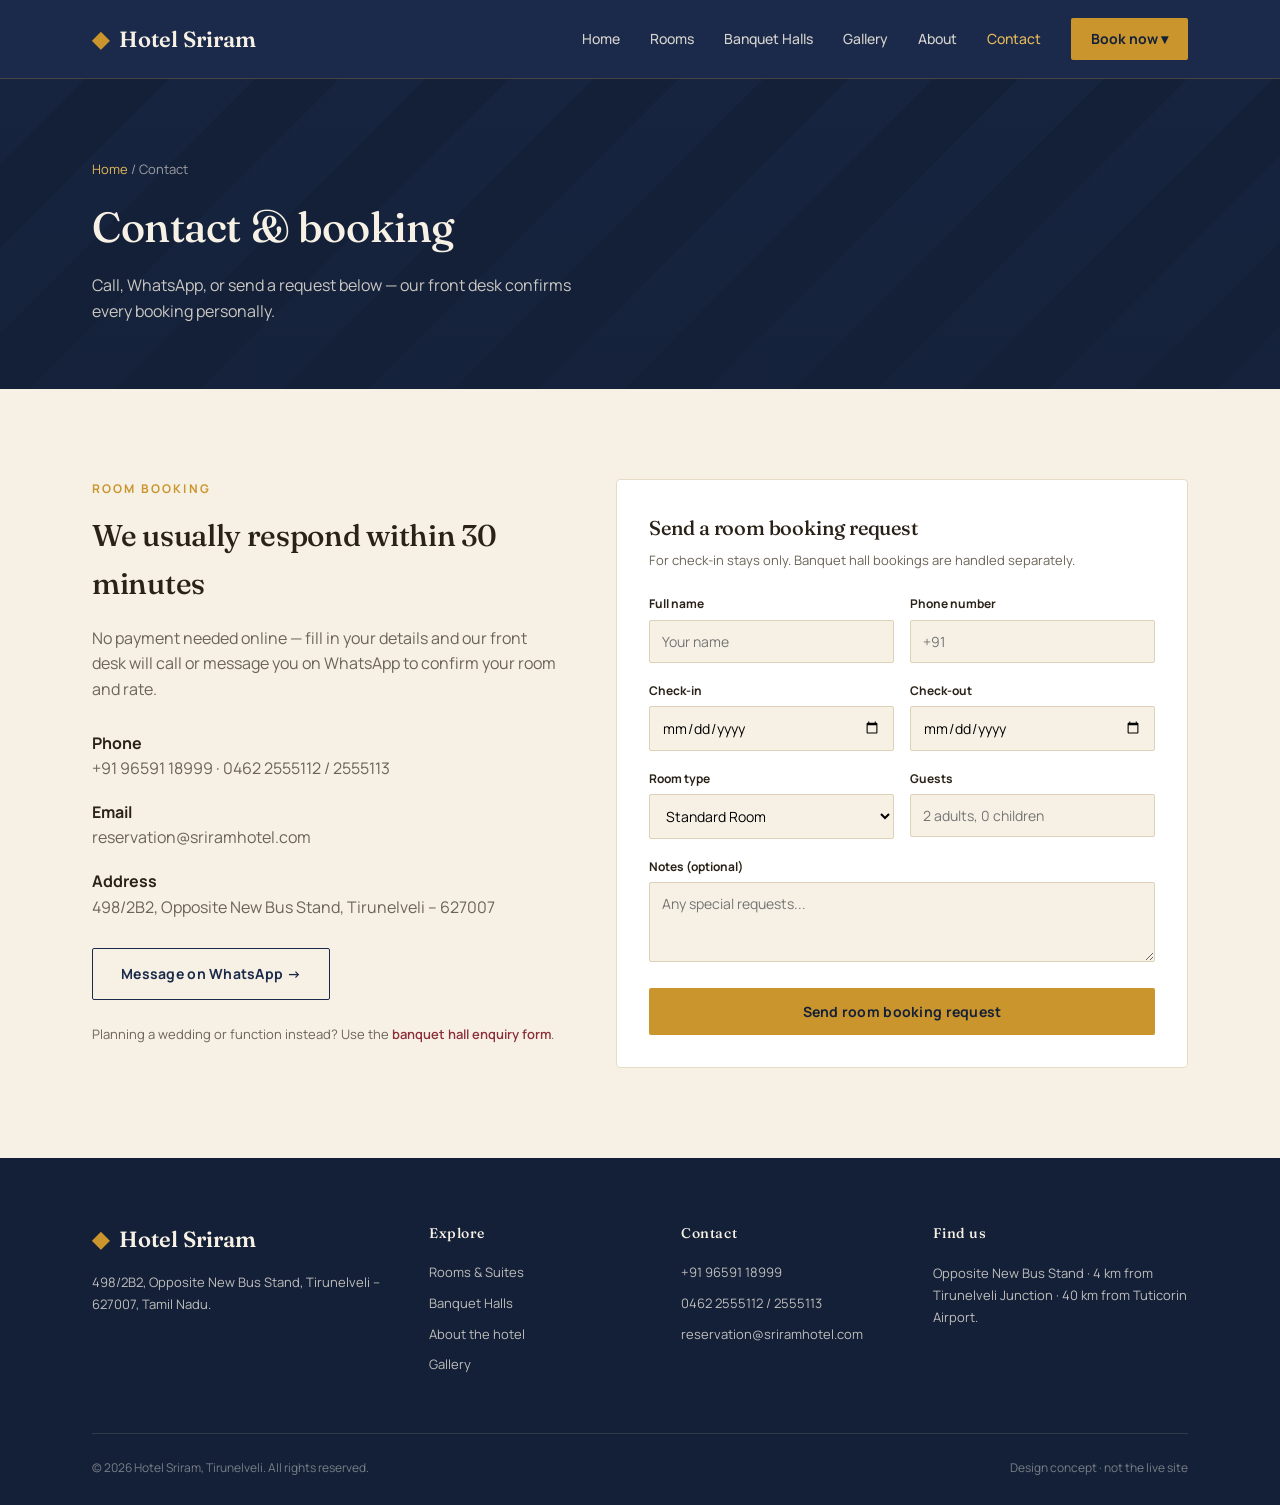
<file: contact.html>
<!DOCTYPE html>
<html lang="en">
<head>
<meta charset="UTF-8">
<meta name="viewport" content="width=device-width, initial-scale=1.0">
<title>Contact &amp; Booking — Hotel Sriram</title>
<link rel="stylesheet" href="style.css">
</head>
<body>

<header>
  <div class="nav">
    <a href="index.html" class="logo"><span class="mark">&#9670;</span> Hotel Sriram</a>
    <nav class="navlinks">
      <a href="index.html" data-nav>Home</a>
      <a href="rooms.html" data-nav>Rooms</a>
      <a href="banquet.html" data-nav>Banquet Halls</a>
      <a href="gallery.html" data-nav>Gallery</a>
      <a href="about.html" data-nav>About</a>
      <a href="contact.html" data-nav>Contact</a>
      <div class="cta-dropdown" onclick="toggleCtaMenu(event)">
        <span class="cta">Book now &#9662;</span>
        <div class="cta-menu">
          <a href="contact.html#room-request"><span class="m-name">Book a room</span><span class="m-sub">Standard, executive, deluxe or suite</span></a>
          <a href="banquet.html#hall-enquiry"><span class="m-name">Book banquet hall</span><span class="m-sub">Check a date and get a cost estimate</span></a>
        </div>
      </div>
    </nav>
    <button class="navtoggle" onclick="toggleNav()">&#9776;</button>
  </div>
</header>

<section class="page-hero">
  <div class="wrap">
    <div class="breadcrumb"><a href="index.html">Home</a> / Contact</div>
    <h1>Contact &amp; booking</h1>
    <p>Call, WhatsApp, or send a request below — our front desk confirms every booking personally.</p>
  </div>
</section>

<section id="room-request">
  <div class="wrap" style="display:grid; grid-template-columns:0.9fr 1.1fr; gap:56px; align-items:start;">
    <div>
      <span class="eyebrow">Room booking</span>
      <h2 style="font-size:30px; margin-bottom:18px;">We usually respond within 30 minutes</h2>
      <p style="color:var(--muted); margin-bottom:28px;">No payment needed online — fill in your details and our front desk will call or message you on WhatsApp to confirm your room and rate.</p>

      <div style="display:flex; flex-direction:column; gap:18px;">
        <div><strong>Phone</strong><br><span style="color:var(--muted);">+91 96591 18999 &middot; 0462 2555112 / 2555113</span></div>
        <div><strong>Email</strong><br><span style="color:var(--muted);">reservation@sriramhotel.com</span></div>
        <div><strong>Address</strong><br><span style="color:var(--muted);">498/2B2, Opposite New Bus Stand, Tirunelveli &ndash; 627007</span></div>
      </div>

      <a href="https://api.whatsapp.com/send?phone=919659118999" target="_blank" rel="noopener" class="btn btn-outline-dark" style="margin-top:28px;">Message on WhatsApp &rarr;</a>
      <p style="font-size:13px; color:var(--muted); margin-top:24px;">Planning a wedding or function instead? Use the <a href="banquet.html#hall-enquiry" style="color:var(--temple-red); font-weight:600;">banquet hall enquiry form</a>.</p>
    </div>

    <div class="card-panel">
      <h3 style="font-size:20px; margin-bottom:6px;">Send a room booking request</h3>
      <p style="font-size:13px; color:var(--muted); margin-bottom:24px;">For check-in stays only. Banquet hall bookings are handled separately.</p>

      <form onsubmit="handleDemoForm(event, 'Room booking request')">
        <div class="row2">
          <div class="field2"><label>Full name</label><input placeholder="Your name" required></div>
          <div class="field2"><label>Phone number</label><input placeholder="+91" required></div>
        </div>
        <div class="row2">
          <div class="field2"><label>Check-in</label><input type="date"></div>
          <div class="field2"><label>Check-out</label><input type="date"></div>
        </div>
        <div class="row2">
          <div class="field2"><label>Room type</label>
            <select>
              <option>Standard Room</option>
              <option>Executive Room</option>
              <option>Deluxe Twin Room</option>
              <option>Family Suite</option>
              <option>Heritage Suite</option>
              <option>Single Occupancy Room</option>
            </select>
          </div>
          <div class="field2"><label>Guests</label><input placeholder="2 adults, 0 children"></div>
        </div>
        <div class="field2"><label>Notes (optional)</label><textarea placeholder="Any special requests..."></textarea></div>
        <button class="btn btn-primary btn-block" type="submit">Send room booking request</button>
      </form>
    </div>
  </div>
</section>

<footer>
  <div class="wrap">
    <div class="foot-grid">
      <div>
        <div class="logo" style="color:var(--ivory);"><span class="mark">&#9670;</span> Hotel Sriram</div>
        <p>498/2B2, Opposite New Bus Stand, Tirunelveli &ndash; 627007, Tamil Nadu.</p>
      </div>
      <div>
        <h4>Explore</h4>
        <ul>
          <li><a href="rooms.html">Rooms &amp; Suites</a></li>
          <li><a href="banquet.html">Banquet Halls</a></li>
          <li><a href="about.html">About the hotel</a></li>
          <li><a href="gallery.html">Gallery</a></li>
        </ul>
      </div>
      <div>
        <h4>Contact</h4>
        <ul>
          <li>+91 96591 18999</li>
          <li>0462 2555112 / 2555113</li>
          <li>reservation@sriramhotel.com</li>
        </ul>
      </div>
      <div>
        <h4>Find us</h4>
        <p>Opposite New Bus Stand &middot; 4&nbsp;km from Tirunelveli Junction &middot; 40&nbsp;km from Tuticorin Airport.</p>
      </div>
    </div>
    <div class="foot-bottom">
      <span>&copy; 2026 Hotel Sriram, Tirunelveli. All rights reserved.</span>
      <span>Design concept &middot; not the live site</span>
    </div>
  </div>
</footer>

<script src="main.js"></script>
</body>
</html>
</file>
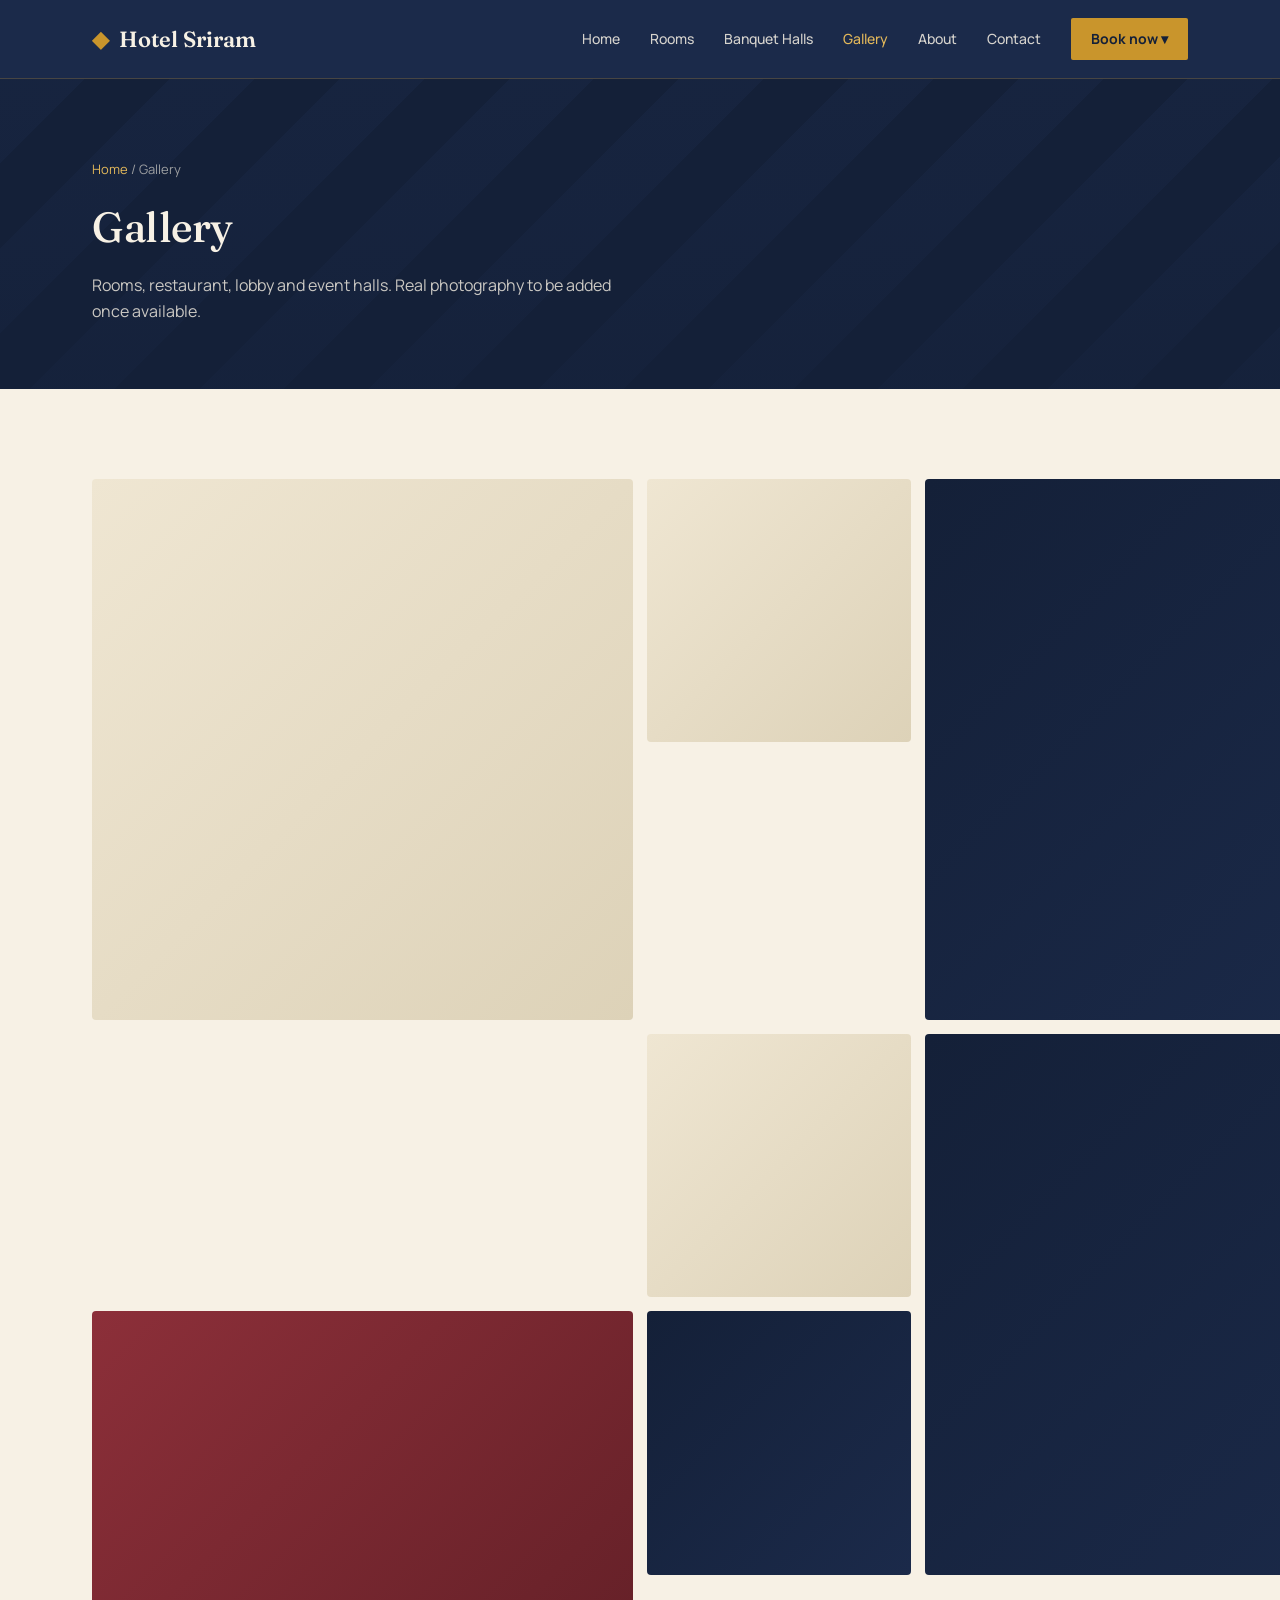
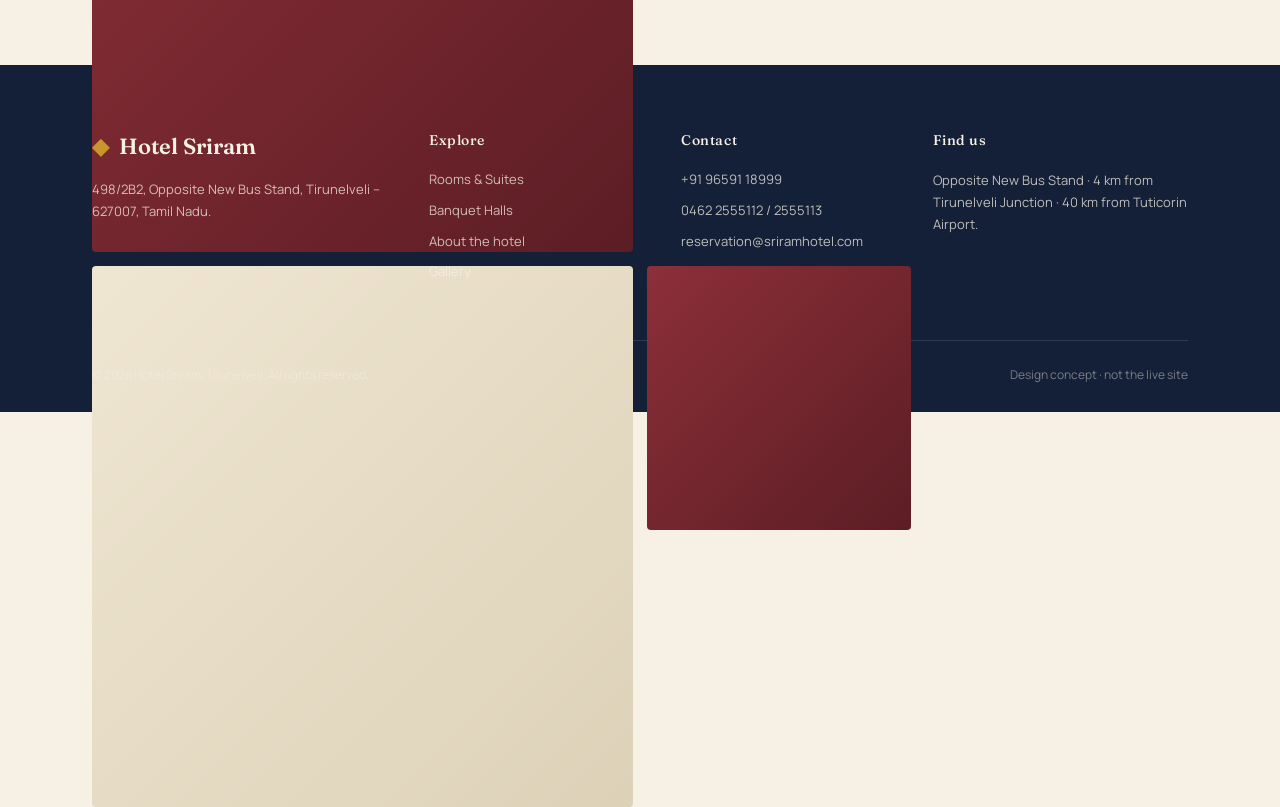
<file: gallery.html>
<!DOCTYPE html>
<html lang="en">
<head>
<meta charset="UTF-8">
<meta name="viewport" content="width=device-width, initial-scale=1.0">
<title>Gallery — Hotel Sriram</title>
<link rel="stylesheet" href="style.css">
</head>
<body>

<header>
  <div class="nav">
    <a href="index.html" class="logo"><span class="mark">&#9670;</span> Hotel Sriram</a>
    <nav class="navlinks">
      <a href="index.html" data-nav>Home</a>
      <a href="rooms.html" data-nav>Rooms</a>
      <a href="banquet.html" data-nav>Banquet Halls</a>
      <a href="gallery.html" data-nav>Gallery</a>
      <a href="about.html" data-nav>About</a>
      <a href="contact.html" data-nav>Contact</a>
      <div class="cta-dropdown" onclick="toggleCtaMenu(event)">
        <span class="cta">Book now &#9662;</span>
        <div class="cta-menu">
          <a href="contact.html#room-request"><span class="m-name">Book a room</span><span class="m-sub">Standard, executive, deluxe or suite</span></a>
          <a href="banquet.html#hall-enquiry"><span class="m-name">Book banquet hall</span><span class="m-sub">Check a date and get a cost estimate</span></a>
        </div>
      </div>
    </nav>
    <button class="navtoggle" onclick="toggleNav()">&#9776;</button>
  </div>
</header>

<section class="page-hero">
  <div class="wrap">
    <div class="breadcrumb"><a href="index.html">Home</a> / Gallery</div>
    <h1>Gallery</h1>
    <p>Rooms, restaurant, lobby and event halls. Real photography to be added once available.</p>
  </div>
</section>

<section>
  <div class="wrap">
    <div class="gallery-grid">
      <div class="g tall"></div>
      <div class="g"></div>
      <div class="g"></div>
      <div class="g"></div>
      <div class="g"></div>
      <div class="g tall"></div>
      <div class="g"></div>
      <div class="g"></div>
      <div class="g"></div>
      <div class="g"></div>
      <div class="g"></div>
      <div class="g"></div>
    </div>
  </div>
</section>

<footer id="contact">
  <div class="wrap">
    <div class="foot-grid">
      <div>
        <div class="logo" style="color:var(--ivory);"><span class="mark">&#9670;</span> Hotel Sriram</div>
        <p>498/2B2, Opposite New Bus Stand, Tirunelveli &ndash; 627007, Tamil Nadu.</p>
      </div>
      <div>
        <h4>Explore</h4>
        <ul>
          <li><a href="rooms.html">Rooms &amp; Suites</a></li>
          <li><a href="banquet.html">Banquet Halls</a></li>
          <li><a href="about.html">About the hotel</a></li>
          <li><a href="gallery.html">Gallery</a></li>
        </ul>
      </div>
      <div>
        <h4>Contact</h4>
        <ul>
          <li>+91 96591 18999</li>
          <li>0462 2555112 / 2555113</li>
          <li>reservation@sriramhotel.com</li>
        </ul>
      </div>
      <div>
        <h4>Find us</h4>
        <p>Opposite New Bus Stand &middot; 4&nbsp;km from Tirunelveli Junction &middot; 40&nbsp;km from Tuticorin Airport.</p>
      </div>
    </div>
    <div class="foot-bottom">
      <span>&copy; 2026 Hotel Sriram, Tirunelveli. All rights reserved.</span>
      <span>Design concept &middot; not the live site</span>
    </div>
  </div>
</footer>

<script src="main.js"></script>
</body>
</html>
</file>
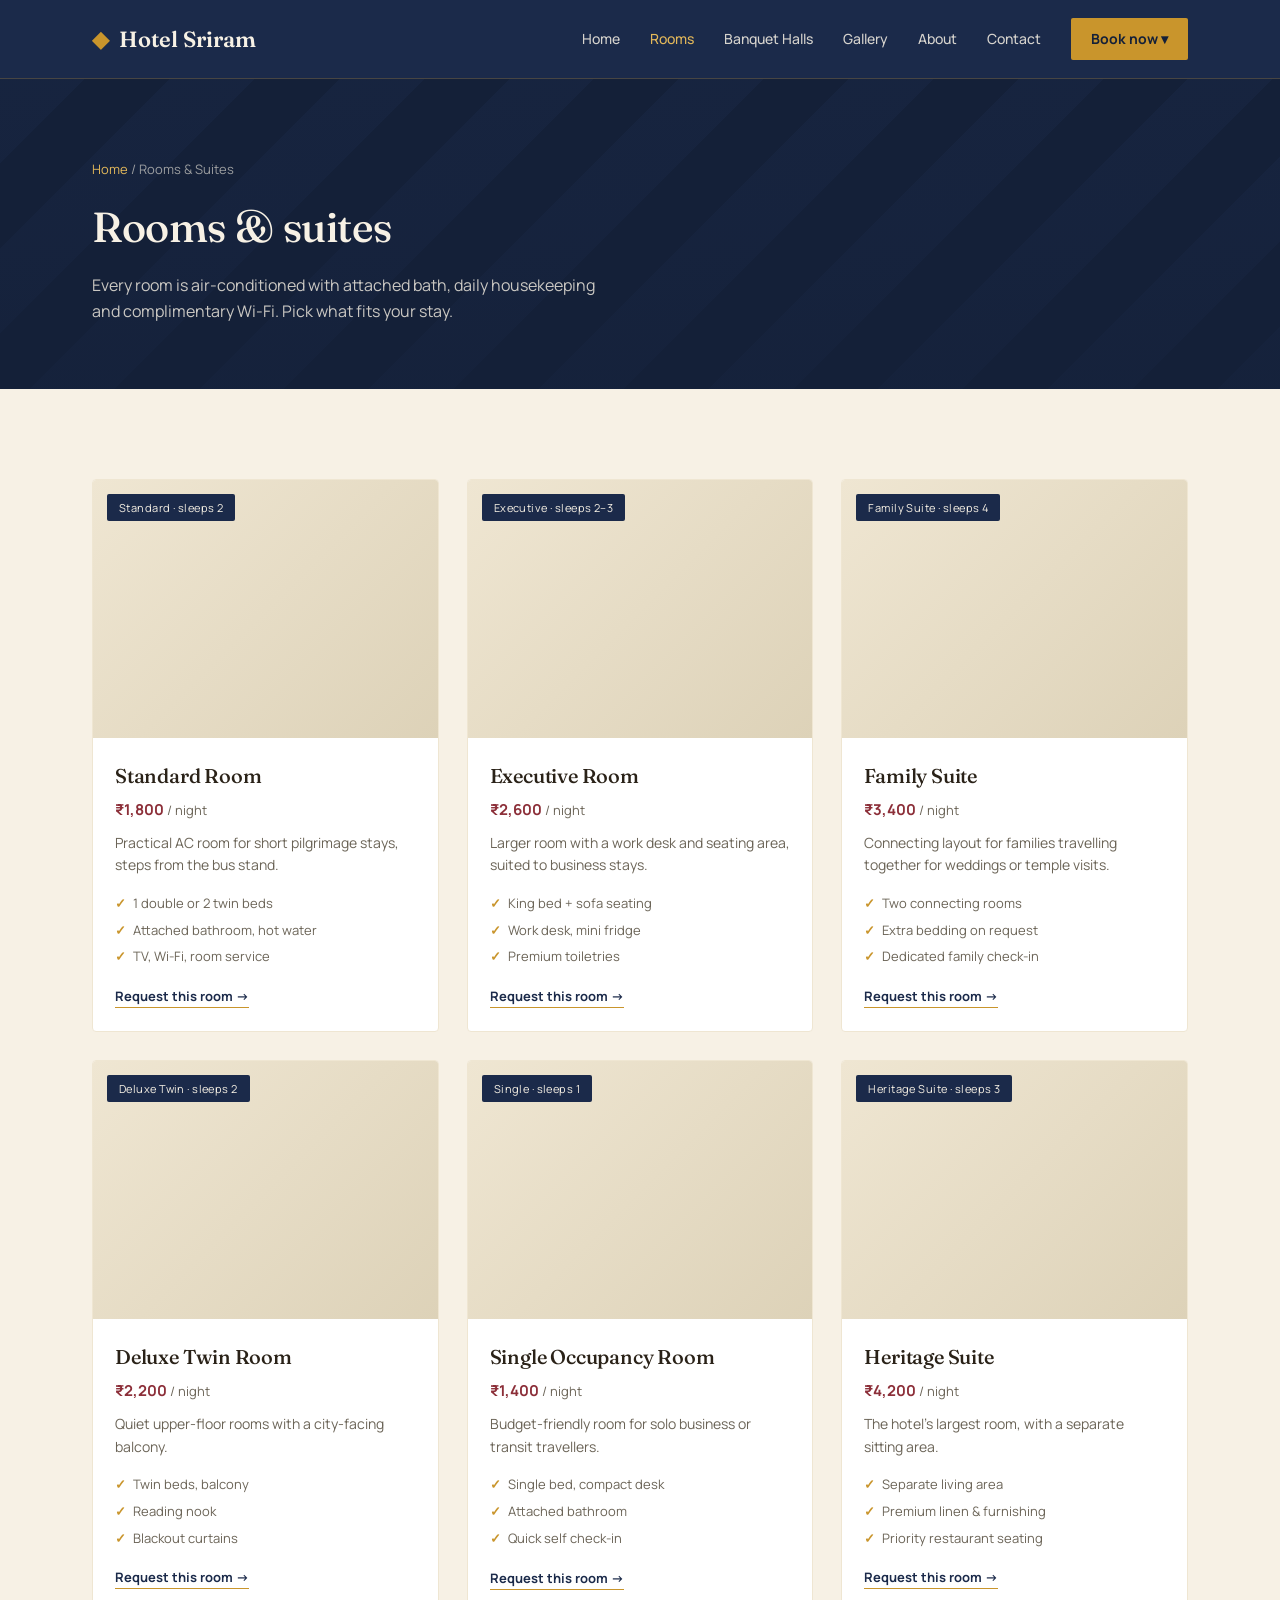
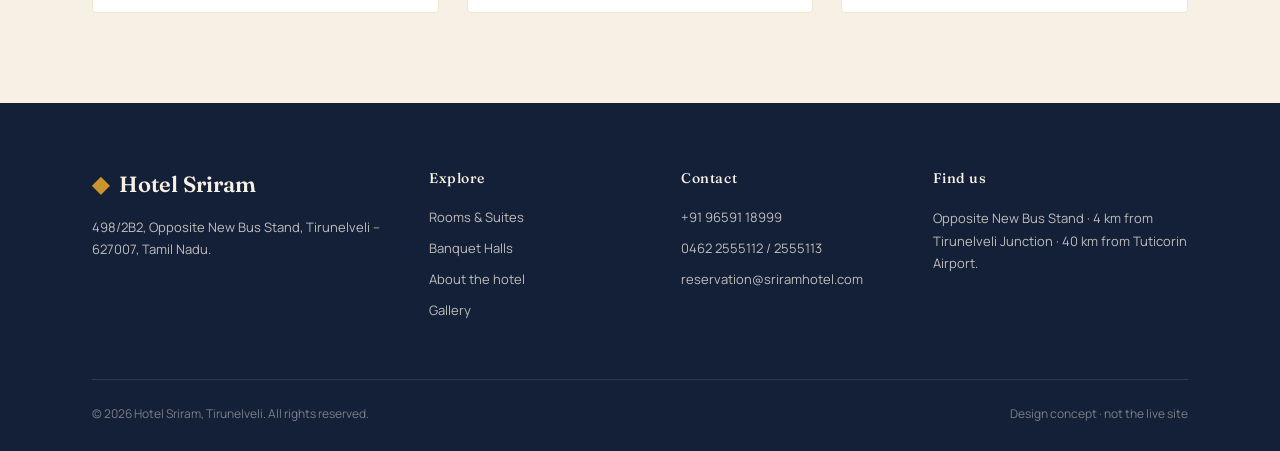
<file: rooms.html>
<!DOCTYPE html>
<html lang="en">
<head>
<meta charset="UTF-8">
<meta name="viewport" content="width=device-width, initial-scale=1.0">
<title>Rooms &amp; Suites — Hotel Sriram</title>
<link rel="stylesheet" href="style.css">
</head>
<body>

<header>
  <div class="nav">
    <a href="index.html" class="logo"><span class="mark">&#9670;</span> Hotel Sriram</a>
    <nav class="navlinks">
      <a href="index.html" data-nav>Home</a>
      <a href="rooms.html" data-nav>Rooms</a>
      <a href="banquet.html" data-nav>Banquet Halls</a>
      <a href="gallery.html" data-nav>Gallery</a>
      <a href="about.html" data-nav>About</a>
      <a href="contact.html" data-nav>Contact</a>
      <div class="cta-dropdown" onclick="toggleCtaMenu(event)">
        <span class="cta">Book now &#9662;</span>
        <div class="cta-menu">
          <a href="contact.html#room-request"><span class="m-name">Book a room</span><span class="m-sub">Standard, executive, deluxe or suite</span></a>
          <a href="banquet.html#hall-enquiry"><span class="m-name">Book banquet hall</span><span class="m-sub">Check a date and get a cost estimate</span></a>
        </div>
      </div>
    </nav>
    <button class="navtoggle" onclick="toggleNav()">&#9776;</button>
  </div>
</header>

<section class="page-hero">
  <div class="wrap">
    <div class="breadcrumb"><a href="index.html">Home</a> / Rooms &amp; Suites</div>
    <h1>Rooms &amp; suites</h1>
    <p>Every room is air-conditioned with attached bath, daily housekeeping and complimentary Wi-Fi. Pick what fits your stay.</p>
  </div>
</section>

<section>
  <div class="wrap">
    <div class="rooms-grid">
      <div class="room-card">
        <div class="room-img"><span class="tag">Standard &middot; sleeps 2</span></div>
        <div class="room-body">
          <h3>Standard Room</h3>
          <div class="price">&#8377;1,800 <span>/ night</span></div>
          <p>Practical AC room for short pilgrimage stays, steps from the bus stand.</p>
          <ul>
            <li>1 double or 2 twin beds</li>
            <li>Attached bathroom, hot water</li>
            <li>TV, Wi-Fi, room service</li>
          </ul>
          <a class="link" href="contact.html#room-request">Request this room &rarr;</a>
        </div>
      </div>
      <div class="room-card">
        <div class="room-img"><span class="tag">Executive &middot; sleeps 2&ndash;3</span></div>
        <div class="room-body">
          <h3>Executive Room</h3>
          <div class="price">&#8377;2,600 <span>/ night</span></div>
          <p>Larger room with a work desk and seating area, suited to business stays.</p>
          <ul>
            <li>King bed + sofa seating</li>
            <li>Work desk, mini fridge</li>
            <li>Premium toiletries</li>
          </ul>
          <a class="link" href="contact.html#room-request">Request this room &rarr;</a>
        </div>
      </div>
      <div class="room-card">
        <div class="room-img"><span class="tag">Family Suite &middot; sleeps 4</span></div>
        <div class="room-body">
          <h3>Family Suite</h3>
          <div class="price">&#8377;3,400 <span>/ night</span></div>
          <p>Connecting layout for families travelling together for weddings or temple visits.</p>
          <ul>
            <li>Two connecting rooms</li>
            <li>Extra bedding on request</li>
            <li>Dedicated family check-in</li>
          </ul>
          <a class="link" href="contact.html#room-request">Request this room &rarr;</a>
        </div>
      </div>
      <div class="room-card">
        <div class="room-img"><span class="tag">Deluxe Twin &middot; sleeps 2</span></div>
        <div class="room-body">
          <h3>Deluxe Twin Room</h3>
          <div class="price">&#8377;2,200 <span>/ night</span></div>
          <p>Quiet upper-floor rooms with a city-facing balcony.</p>
          <ul>
            <li>Twin beds, balcony</li>
            <li>Reading nook</li>
            <li>Blackout curtains</li>
          </ul>
          <a class="link" href="contact.html#room-request">Request this room &rarr;</a>
        </div>
      </div>
      <div class="room-card">
        <div class="room-img"><span class="tag">Single &middot; sleeps 1</span></div>
        <div class="room-body">
          <h3>Single Occupancy Room</h3>
          <div class="price">&#8377;1,400 <span>/ night</span></div>
          <p>Budget-friendly room for solo business or transit travellers.</p>
          <ul>
            <li>Single bed, compact desk</li>
            <li>Attached bathroom</li>
            <li>Quick self check-in</li>
          </ul>
          <a class="link" href="contact.html#room-request">Request this room &rarr;</a>
        </div>
      </div>
      <div class="room-card">
        <div class="room-img"><span class="tag">Heritage Suite &middot; sleeps 3</span></div>
        <div class="room-body">
          <h3>Heritage Suite</h3>
          <div class="price">&#8377;4,200 <span>/ night</span></div>
          <p>The hotel's largest room, with a separate sitting area.</p>
          <ul>
            <li>Separate living area</li>
            <li>Premium linen &amp; furnishing</li>
            <li>Priority restaurant seating</li>
          </ul>
          <a class="link" href="contact.html#room-request">Request this room &rarr;</a>
        </div>
      </div>
    </div>
  </div>
</section>

<footer id="contact">
  <div class="wrap">
    <div class="foot-grid">
      <div>
        <div class="logo" style="color:var(--ivory);"><span class="mark">&#9670;</span> Hotel Sriram</div>
        <p>498/2B2, Opposite New Bus Stand, Tirunelveli &ndash; 627007, Tamil Nadu.</p>
      </div>
      <div>
        <h4>Explore</h4>
        <ul>
          <li><a href="rooms.html">Rooms &amp; Suites</a></li>
          <li><a href="banquet.html">Banquet Halls</a></li>
          <li><a href="about.html">About the hotel</a></li>
          <li><a href="gallery.html">Gallery</a></li>
        </ul>
      </div>
      <div>
        <h4>Contact</h4>
        <ul>
          <li>+91 96591 18999</li>
          <li>0462 2555112 / 2555113</li>
          <li>reservation@sriramhotel.com</li>
        </ul>
      </div>
      <div>
        <h4>Find us</h4>
        <p>Opposite New Bus Stand &middot; 4&nbsp;km from Tirunelveli Junction &middot; 40&nbsp;km from Tuticorin Airport.</p>
      </div>
    </div>
    <div class="foot-bottom">
      <span>&copy; 2026 Hotel Sriram, Tirunelveli. All rights reserved.</span>
      <span>Design concept &middot; not the live site</span>
    </div>
  </div>
</footer>

<script src="main.js"></script>
</body>
</html>
</file>
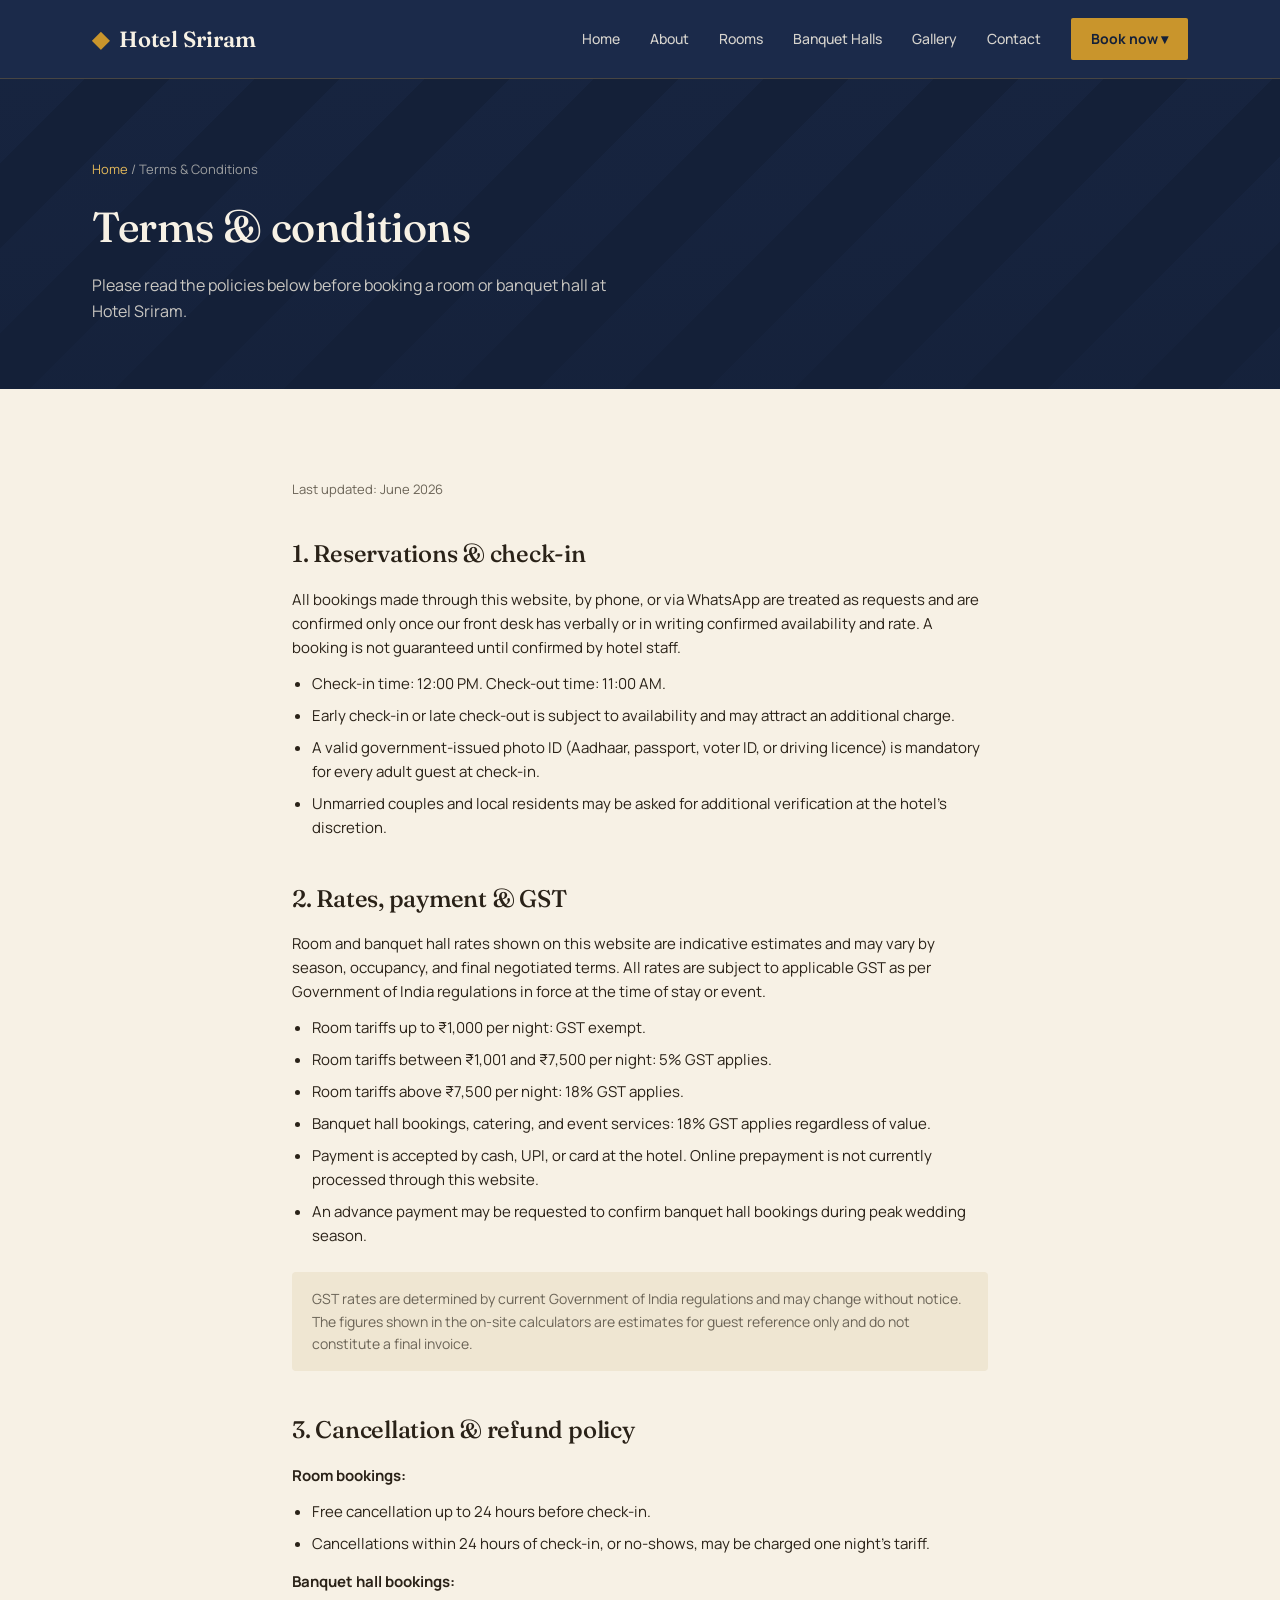
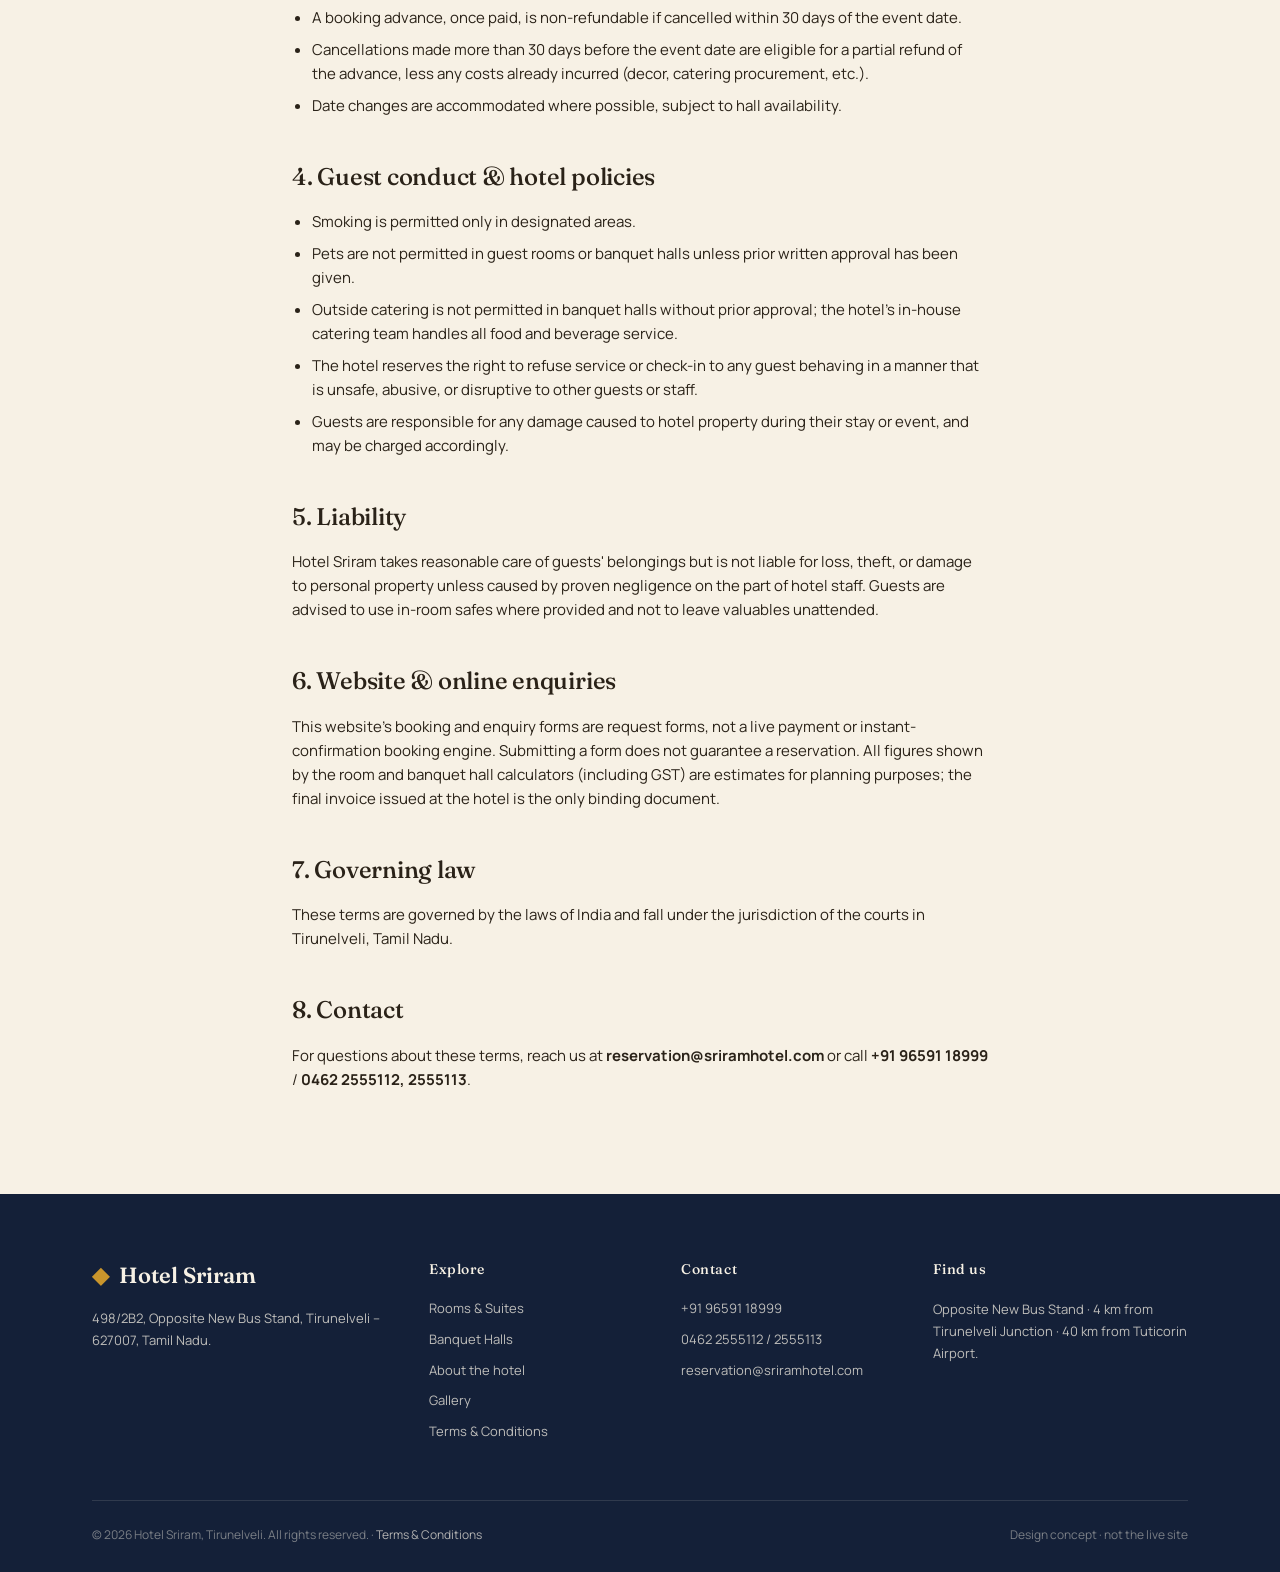
<file: terms.html>
<!DOCTYPE html>
<html lang="en">
<head>
<meta charset="UTF-8">
<meta name="viewport" content="width=device-width, initial-scale=1.0">
<title>Terms &amp; Conditions — Hotel Sriram</title>
<link rel="preconnect" href="https://fonts.googleapis.com">
<link rel="preconnect" href="https://fonts.gstatic.com" crossorigin>
<link href="https://fonts.googleapis.com/css2?family=Fraunces:ital,opsz,wght@0,9..144,400;0,9..144,500;0,9..144,560;0,9..144,600;0,9..144,700;1,9..144,400;1,9..144,500&family=Manrope:wght@400;500;600;700;800&display=swap" rel="stylesheet">
<link rel="stylesheet" href="style.css">
<style>
  .legal{ max-width: 760px; margin: 0 auto; }
  .legal h2{ font-size: 24px; margin: 40px 0 14px; }
  .legal h2:first-of-type{ margin-top:0; }
  .legal p{ color: var(--ink); margin-bottom: 12px; font-size: 15px; }
  .legal ul{ margin: 0 0 14px 20px; color: var(--ink); font-size: 15px; }
  .legal li{ margin-bottom: 8px; }
  .legal .updated{ color: var(--muted); font-size: 13px; margin-bottom: 36px; }
  .legal .note{ background: var(--ivory-2); border-radius:4px; padding: 16px 20px; font-size: 14px; color: var(--muted); margin: 24px 0; }
</style>
</head>
<body>

<header>
  <div class="nav">
    <a href="index.html" class="logo"><span class="mark">&#9670;</span> Hotel Sriram</a>
    <nav class="navlinks">
      <a href="index.html" data-nav>Home</a>
      <a href="about.html" data-nav>About</a>
      <a href="rooms.html" data-nav>Rooms</a>
      <a href="banquet.html" data-nav>Banquet Halls</a>
      <a href="gallery.html" data-nav>Gallery</a>
      <a href="contact.html" data-nav>Contact</a>
      <div class="cta-dropdown" onclick="toggleCtaMenu(event)">
        <span class="cta">Book now &#9662;</span>
        <div class="cta-menu">
          <a href="contact.html#room-request"><span class="m-name">Book a room</span><span class="m-sub">Standard, executive, deluxe or suite</span></a>
          <a href="banquet.html#hall-enquiry"><span class="m-name">Book banquet hall</span><span class="m-sub">Check a date and get a cost estimate</span></a>
        </div>
      </div>
    </nav>
    <button class="navtoggle" onclick="toggleNav()">&#9776;</button>
  </div>
</header>

<section class="page-hero">
  <div class="wrap">
    <div class="breadcrumb"><a href="index.html">Home</a> / Terms &amp; Conditions</div>
    <h1>Terms &amp; conditions</h1>
    <p>Please read the policies below before booking a room or banquet hall at Hotel Sriram.</p>
  </div>
</section>

<section>
  <div class="wrap legal">
    <p class="updated">Last updated: June 2026</p>

    <h2>1. Reservations &amp; check-in</h2>
    <p>All bookings made through this website, by phone, or via WhatsApp are treated as requests and are confirmed only once our front desk has verbally or in writing confirmed availability and rate. A booking is not guaranteed until confirmed by hotel staff.</p>
    <ul>
      <li>Check-in time: 12:00 PM. Check-out time: 11:00 AM.</li>
      <li>Early check-in or late check-out is subject to availability and may attract an additional charge.</li>
      <li>A valid government-issued photo ID (Aadhaar, passport, voter ID, or driving licence) is mandatory for every adult guest at check-in.</li>
      <li>Unmarried couples and local residents may be asked for additional verification at the hotel's discretion.</li>
    </ul>

    <h2>2. Rates, payment &amp; GST</h2>
    <p>Room and banquet hall rates shown on this website are indicative estimates and may vary by season, occupancy, and final negotiated terms. All rates are subject to applicable GST as per Government of India regulations in force at the time of stay or event.</p>
    <ul>
      <li>Room tariffs up to &#8377;1,000 per night: GST exempt.</li>
      <li>Room tariffs between &#8377;1,001 and &#8377;7,500 per night: 5% GST applies.</li>
      <li>Room tariffs above &#8377;7,500 per night: 18% GST applies.</li>
      <li>Banquet hall bookings, catering, and event services: 18% GST applies regardless of value.</li>
      <li>Payment is accepted by cash, UPI, or card at the hotel. Online prepayment is not currently processed through this website.</li>
      <li>An advance payment may be requested to confirm banquet hall bookings during peak wedding season.</li>
    </ul>

    <div class="note">GST rates are determined by current Government of India regulations and may change without notice. The figures shown in the on-site calculators are estimates for guest reference only and do not constitute a final invoice.</div>

    <h2>3. Cancellation &amp; refund policy</h2>
    <p><strong>Room bookings:</strong></p>
    <ul>
      <li>Free cancellation up to 24 hours before check-in.</li>
      <li>Cancellations within 24 hours of check-in, or no-shows, may be charged one night's tariff.</li>
    </ul>
    <p><strong>Banquet hall bookings:</strong></p>
    <ul>
      <li>A booking advance, once paid, is non-refundable if cancelled within 30 days of the event date.</li>
      <li>Cancellations made more than 30 days before the event date are eligible for a partial refund of the advance, less any costs already incurred (decor, catering procurement, etc.).</li>
      <li>Date changes are accommodated where possible, subject to hall availability.</li>
    </ul>

    <h2>4. Guest conduct &amp; hotel policies</h2>
    <ul>
      <li>Smoking is permitted only in designated areas.</li>
      <li>Pets are not permitted in guest rooms or banquet halls unless prior written approval has been given.</li>
      <li>Outside catering is not permitted in banquet halls without prior approval; the hotel's in-house catering team handles all food and beverage service.</li>
      <li>The hotel reserves the right to refuse service or check-in to any guest behaving in a manner that is unsafe, abusive, or disruptive to other guests or staff.</li>
      <li>Guests are responsible for any damage caused to hotel property during their stay or event, and may be charged accordingly.</li>
    </ul>

    <h2>5. Liability</h2>
    <p>Hotel Sriram takes reasonable care of guests' belongings but is not liable for loss, theft, or damage to personal property unless caused by proven negligence on the part of hotel staff. Guests are advised to use in-room safes where provided and not to leave valuables unattended.</p>

    <h2>6. Website &amp; online enquiries</h2>
    <p>This website's booking and enquiry forms are request forms, not a live payment or instant-confirmation booking engine. Submitting a form does not guarantee a reservation. All figures shown by the room and banquet hall calculators (including GST) are estimates for planning purposes; the final invoice issued at the hotel is the only binding document.</p>

    <h2>7. Governing law</h2>
    <p>These terms are governed by the laws of India and fall under the jurisdiction of the courts in Tirunelveli, Tamil Nadu.</p>

    <h2>8. Contact</h2>
    <p>For questions about these terms, reach us at <strong>reservation@sriramhotel.com</strong> or call <strong>+91 96591 18999</strong> / <strong>0462 2555112, 2555113</strong>.</p>
  </div>
</section>

<footer>
  <div class="wrap">
    <div class="foot-grid">
      <div>
        <div class="logo" style="color:var(--ivory);"><span class="mark">&#9670;</span> Hotel Sriram</div>
        <p>498/2B2, Opposite New Bus Stand, Tirunelveli &ndash; 627007, Tamil Nadu.</p>
      </div>
      <div>
        <h4>Explore</h4>
        <ul>
          <li><a href="rooms.html">Rooms &amp; Suites</a></li>
          <li><a href="banquet.html">Banquet Halls</a></li>
          <li><a href="about.html">About the hotel</a></li>
          <li><a href="gallery.html">Gallery</a></li>
          <li><a href="terms.html">Terms &amp; Conditions</a></li>
        </ul>
      </div>
      <div>
        <h4>Contact</h4>
        <ul>
          <li>+91 96591 18999</li>
          <li>0462 2555112 / 2555113</li>
          <li>reservation@sriramhotel.com</li>
        </ul>
      </div>
      <div>
        <h4>Find us</h4>
        <p>Opposite New Bus Stand &middot; 4&nbsp;km from Tirunelveli Junction &middot; 40&nbsp;km from Tuticorin Airport.</p>
      </div>
    </div>
    <div class="foot-bottom">
      <span>&copy; 2026 Hotel Sriram, Tirunelveli. All rights reserved. &middot; <a href="terms.html" style="color:rgba(247,241,229,0.7);">Terms &amp; Conditions</a></span>
      <span>Design concept &middot; not the live site</span>
    </div>
  </div>
</footer>

<script src="main.js"></script>
</body>
</html>
</file>
<file: style.css>
@import url('https://fonts.googleapis.com/css2?family=Fraunces:opsz,wght@9..144,400;9..144,500;9..144,600&family=Manrope:wght@400;500;600;700&display=swap');

:root{
  --night: #1B2A4A;
  --night-2: #142038;
  --brass: #C9952C;
  --brass-light: #E3B85A;
  --temple-red: #8C2F39;
  --ivory: #F7F1E5;
  --ivory-2: #EFE6D2;
  --ink: #2A2218;
  --muted: #6B6457;
  --good: #3B6D11;
  --bad: #A32D2D;
}
*{ box-sizing: border-box; margin:0; padding:0; }
html{ scroll-behavior: smooth; }
body{
  font-family: 'Manrope', sans-serif;
  color: var(--ink);
  background: var(--ivory);
  line-height: 1.6;
}
h1,h2,h3,h4{ font-family: 'Fraunces', serif; font-weight: 500; letter-spacing: -0.01em; }
a{ text-decoration: none; color: inherit; }
img{ max-width:100%; display:block; }
.wrap{ max-width: 1160px; margin: 0 auto; padding: 0 32px; }
.eyebrow{
  font-size: 12px; letter-spacing: 0.18em; text-transform: uppercase;
  color: var(--brass); font-weight: 700; margin-bottom: 14px; display:block;
}
.gopuram-divider{ display:flex; justify-content:center; margin: 8px 0 36px; }
.gopuram-divider svg{ width: 96px; height: 28px; opacity: 0.85; }

/* header */
header{
  position: sticky; top:0; z-index: 50;
  background: var(--night); color: var(--ivory);
  border-bottom: 1px solid rgba(201,149,44,0.25);
}
.nav{ display:flex; align-items:center; justify-content:space-between; padding: 18px 32px; max-width: 1160px; margin:0 auto; }
.logo{ font-family:'Fraunces',serif; font-size: 22px; font-weight:600; color: var(--ivory); display:flex; align-items:center; gap:10px; }
.logo .mark{ color: var(--brass); }
.navlinks{ display:flex; gap: 30px; align-items:center; font-size:14px; font-weight:500; }
.navlinks a{ opacity:0.85; transition: opacity .2s; }
.navlinks a:hover, .navlinks a.active{ opacity:1; color: var(--brass-light); }
.navlinks .cta{
  background: var(--brass); color: var(--night-2); padding: 10px 20px; border-radius: 2px;
  font-weight:700; opacity:1;
}
.navlinks .cta:hover{ background: var(--brass-light); }
.navtoggle{ display:none; background:none; border:none; color:var(--ivory); font-size:24px; cursor:pointer; }
@media (max-width: 900px){
  .navlinks.open-mobile{
    display:flex; flex-direction:column; position:absolute; top:64px; left:0; right:0;
    background: var(--night); padding: 20px 32px; gap:16px; border-top:1px solid rgba(201,149,44,0.25);
  }
}

.cta-dropdown{ position:relative; }
.cta-dropdown > .cta{ cursor:pointer; user-select:none; display:inline-flex; align-items:center; gap:6px; }
.cta-menu{
  position:absolute; top:calc(100% + 10px); right:0; background:#fff; border:1px solid var(--ivory-2);
  border-radius:4px; box-shadow:0 16px 36px rgba(20,32,56,0.22); min-width:230px; padding:8px;
  display:none; z-index:60;
}
.cta-dropdown.open .cta-menu{ display:block; }
.cta-menu a{ display:block; padding:10px 12px; border-radius:2px; }
.cta-menu a:hover{ background: var(--ivory-2); }
.cta-menu .m-name{ display:block; font-size:13px; font-weight:700; color: var(--ink); }
.cta-menu .m-sub{ display:block; font-size:11px; color: var(--muted); margin-top:2px; }
@media (max-width: 900px){
  .cta-menu{ position:static; box-shadow:none; border:none; background:transparent; padding:0; margin-top:8px; display:block; }
  .cta-menu a{ padding:8px 0; }
  .cta-menu .m-name{ color: var(--ivory); }
}

/* page hero (sub pages) */
.page-hero{
  background:
    linear-gradient(180deg, rgba(20,32,56,0.6) 0%, rgba(20,32,56,0.82) 100%),
    repeating-linear-gradient(135deg, var(--night) 0px, var(--night) 60px, var(--night-2) 60px, var(--night-2) 120px);
  color: var(--ivory); padding: 80px 0 64px;
}
.page-hero h1{ font-size: 42px; }
.page-hero p{ color: rgba(247,241,229,0.8); margin-top:12px; max-width:520px; }
.breadcrumb{ font-size:13px; color: rgba(247,241,229,0.6); margin-bottom:14px; }
.breadcrumb a{ color: var(--brass-light); }

section{ padding: 90px 0; }
.section-head{ text-align:center; max-width: 600px; margin: 0 auto 56px; }
.section-head h2{ font-size: 36px; }
.section-head p{ color: var(--muted); margin-top: 14px; font-size: 16px; }

.btn{
  display:inline-block; padding: 14px 28px; font-weight:700; font-size:14px;
  border-radius: 2px; letter-spacing: 0.02em; transition: all .2s; border:none; cursor:pointer;
  font-family:'Manrope',sans-serif;
}
.btn-primary{ background: var(--brass); color: var(--night-2); }
.btn-primary:hover{ background: var(--brass-light); transform: translateY(-1px); }
.btn-ghost{ border: 1px solid rgba(247,241,229,0.4); color: var(--ivory); background:transparent; }
.btn-ghost:hover{ border-color: var(--brass-light); color: var(--brass-light); }
.btn-outline-dark{ border: 1px solid var(--night); color: var(--night); background:transparent; }
.btn-outline-dark:hover{ background: var(--night); color: var(--ivory); }
.btn-block{ width:100%; }

/* rooms grid (reused on home + rooms page) */
.rooms-grid{ display:grid; grid-template-columns: repeat(3, 1fr); gap: 28px; }
.room-card{ background:#fff; border-radius:4px; overflow:hidden; border:1px solid var(--ivory-2); transition: transform .2s, box-shadow .2s; }
.room-card:hover{ transform: translateY(-4px); box-shadow: 0 20px 40px rgba(20,32,56,0.1); }
.room-img{ aspect-ratio: 4/3; background: linear-gradient(135deg, var(--ivory-2), #ddd2b8); position:relative; }
.room-img .tag{
  position:absolute; top:14px; left:14px; background: var(--night); color: var(--ivory);
  font-size:11px; padding: 5px 12px; border-radius: 2px; letter-spacing:0.04em;
}
.room-body{ padding: 22px; }
.room-body h3{ font-size: 20px; margin-bottom: 6px; }
.room-body .price{ color: var(--temple-red); font-weight:700; font-size: 15px; margin-bottom: 10px; }
.room-body .price span{ color: var(--muted); font-weight:400; font-size:13px; }
.room-body p{ font-size: 14px; color: var(--muted); margin-bottom: 16px; }
.room-body .link{ font-size:13px; font-weight:700; color: var(--night); border-bottom: 1px solid var(--brass); padding-bottom:2px; }
.room-body ul{ list-style:none; font-size:13px; color:var(--muted); margin-bottom:16px; }
.room-body ul li{ padding-left:18px; position:relative; margin-bottom:6px; }
.room-body ul li::before{ content:'\2713'; position:absolute; left:0; color:var(--brass); font-weight:700; }

/* facilities */
.facilities{ background: var(--night); color: var(--ivory); }
.facilities .section-head h2{ color: var(--ivory); }
.facilities .section-head p{ color: rgba(247,241,229,0.65); }
.fac-grid{ display:grid; grid-template-columns: repeat(4, 1fr); gap: 1px; background: rgba(247,241,229,0.12); border-radius:4px; overflow:hidden; }
.fac-item{ background: var(--night); padding: 36px 24px; text-align:center; }
.fac-item .icon{ width:40px; height:40px; margin: 0 auto 16px; border:1.5px solid var(--brass); border-radius:50%; display:flex; align-items:center; justify-content:center; color: var(--brass-light); font-family:'Fraunces',serif; font-size:16px; }
.fac-item h4{ color: var(--ivory); font-size:16px; margin-bottom:8px; }
.fac-item p{ font-size: 13px; color: rgba(247,241,229,0.6); }

/* halls */
.halls{ display:grid; grid-template-columns: 1.1fr 0.9fr; gap: 24px; }
.hall-card{ position:relative; border-radius:4px; overflow:hidden; min-height: 300px; display:flex; align-items:flex-end; padding: 32px; color:#fff; }
.hall-card.large{ background: linear-gradient(160deg, var(--temple-red) 0%, #5c1d24 100%); }
.hall-card.small{ background: linear-gradient(160deg, var(--brass) 0%, #9c711e 100%); }
.hall-card .hcontent{ position:relative; z-index:2; }
.hall-card .eyebrow{ color: rgba(255,255,255,0.8); }
.hall-card h3{ font-size: 26px; color:#fff; margin-bottom:10px; }
.hall-card p{ font-size:14px; color: rgba(255,255,255,0.82); max-width: 360px; margin-bottom:18px; }

/* testimonials */
.testi-grid{ display:grid; grid-template-columns: repeat(3,1fr); gap: 28px; }
.testi-card{ background:#fff; border: 1px solid var(--ivory-2); border-radius:4px; padding:28px; }
.testi-card .stars{ color: var(--brass); font-size:14px; margin-bottom:14px; letter-spacing:2px; }
.testi-card p{ font-size:14px; color: var(--ink); margin-bottom: 18px; font-style:italic; }
.testi-card .who{ display:flex; align-items:center; gap:12px; }
.testi-card .avatar{ width:36px; height:36px; border-radius:50%; background: var(--ivory-2); display:flex; align-items:center; justify-content:center; font-family:'Fraunces',serif; color: var(--temple-red); font-weight:600; }
.testi-card .name{ font-size:13px; font-weight:700; }
.testi-card .src{ font-size:12px; color: var(--muted); }

/* generic form styling */
.card-panel{ background:#fff; border-radius:4px; padding: 32px; border:1px solid #e6dcc4; }
.field2{ margin-bottom:18px; }
.field2 label{ display:block; font-size:12px; font-weight:700; color: var(--ink); margin-bottom:6px; }
.field2 input, .field2 select, .field2 textarea{
  width:100%; padding: 11px 12px; border:1px solid #ddd2b8; border-radius:2px;
  font-family:'Manrope',sans-serif; font-size:14px; background: var(--ivory);
}
.field2 textarea{ resize:vertical; min-height:80px; }
.row2{ display:flex; gap:16px; }
.row2 .field2{ flex:1; }

/* calculator specific */
.calc-wrap{ display:grid; grid-template-columns: 1.1fr 0.9fr; gap: 32px; align-items:start; }
.calc-summary{ background: var(--night); color: var(--ivory); border-radius:4px; padding: 32px; position: sticky; top: 100px; }
.calc-summary h3{ color: var(--ivory); font-size:20px; margin-bottom: 4px; }
.calc-summary .sub{ font-size:13px; color: rgba(247,241,229,0.6); margin-bottom: 24px; }
.calc-line{ display:flex; justify-content:space-between; font-size:14px; padding: 10px 0; border-bottom: 1px solid rgba(247,241,229,0.12); }
.calc-line .l{ color: rgba(247,241,229,0.75); }
.calc-line .v{ font-weight:600; }
.calc-total{ display:flex; justify-content:space-between; align-items:baseline; margin-top:18px; padding-top:18px; border-top: 1px solid rgba(247,241,229,0.25); }
.calc-total .l{ font-size:13px; color: rgba(247,241,229,0.7); text-transform:uppercase; letter-spacing:0.06em; }
.calc-total .v{ font-family:'Fraunces',serif; font-size:32px; color: var(--brass-light); }
.calc-perhead{ font-size:12px; color: rgba(247,241,229,0.55); margin-top:6px; }

.tier-options{ display:flex; gap:10px; flex-wrap:wrap; }
.tier-opt{ flex:1; min-width: 100px; border:1px solid #ddd2b8; border-radius:2px; padding:12px; text-align:center; cursor:pointer; font-size:13px; background:#fff; transition: all .15s; }
.tier-opt input{ display:none; }
.tier-opt.selected{ border-color: var(--brass); background: var(--ivory-2); }
.tier-opt .t-name{ font-weight:700; display:block; }
.tier-opt .t-price{ font-size:11px; color: var(--muted); display:block; margin-top:2px; }

/* availability checker */
.avail-result{ margin-top:18px; padding: 16px 18px; border-radius:2px; font-size:14px; display:none; }
.avail-result.show{ display:flex; align-items:center; gap:10px; }
.avail-result.ok{ background: #eaf3de; color: var(--good); border:1px solid #c0dd97; }
.avail-result.no{ background: #fcebeb; color: var(--bad); border:1px solid #f7c1c1; }

/* gallery */
.gallery-grid{ display:grid; grid-template-columns: repeat(4, 1fr); gap: 14px; }
.gallery-grid .g{ aspect-ratio: 1; border-radius: 4px; background: linear-gradient(135deg, var(--ivory-2), #ddd2b8); }
.gallery-grid .g:nth-child(3n){ background: linear-gradient(135deg, var(--night-2), var(--night)); }
.gallery-grid .g:nth-child(4n){ background: linear-gradient(135deg, var(--temple-red), #5c1d24); }
.gallery-grid .g.tall{ grid-row: span 2; }

/* footer */
footer{ background: var(--night-2); color: rgba(247,241,229,0.75); padding: 64px 0 28px; }
.foot-grid{ display:grid; grid-template-columns: 1.4fr 1fr 1fr 1.2fr; gap: 40px; margin-bottom: 48px; }
.foot-grid h4{ color: var(--ivory); font-size:14px; margin-bottom:18px; letter-spacing:0.04em; }
.foot-grid .logo{ margin-bottom:14px; }
.foot-grid p{ font-size:13px; line-height:1.7; }
.foot-grid ul{ list-style:none; }
.foot-grid li{ margin-bottom:10px; font-size:13px; }
.foot-grid a:hover{ color: var(--brass-light); }
.foot-bottom{ border-top: 1px solid rgba(247,241,229,0.12); padding-top:24px; display:flex; justify-content:space-between; font-size:12px; color: rgba(247,241,229,0.45); flex-wrap:wrap; gap:12px; }

.toast{
  position: fixed; bottom: 24px; right: 24px; background: var(--night); color: var(--ivory);
  padding: 14px 22px; border-radius: 4px; font-size: 14px; box-shadow: 0 10px 30px rgba(0,0,0,0.25);
  transform: translateY(20px); opacity:0; pointer-events:none; transition: all .25s; z-index: 100;
}
.toast.show{ transform: translateY(0); opacity:1; }

@media (max-width: 900px){
  .navlinks{ display:none; }
  .navtoggle{ display:block; }
  .about, .request-wrap, .calc-wrap{ grid-template-columns: 1fr !important; }
  .rooms-grid, .testi-grid{ grid-template-columns: 1fr; }
  .fac-grid{ grid-template-columns: repeat(2,1fr); }
  .halls{ grid-template-columns: 1fr; }
  .foot-grid{ grid-template-columns: 1fr 1fr; }
  .gallery-grid{ grid-template-columns: repeat(2,1fr); }
  .row2{ flex-direction:column; gap:0; }
  .calc-summary{ position:static; }
}
</file>
